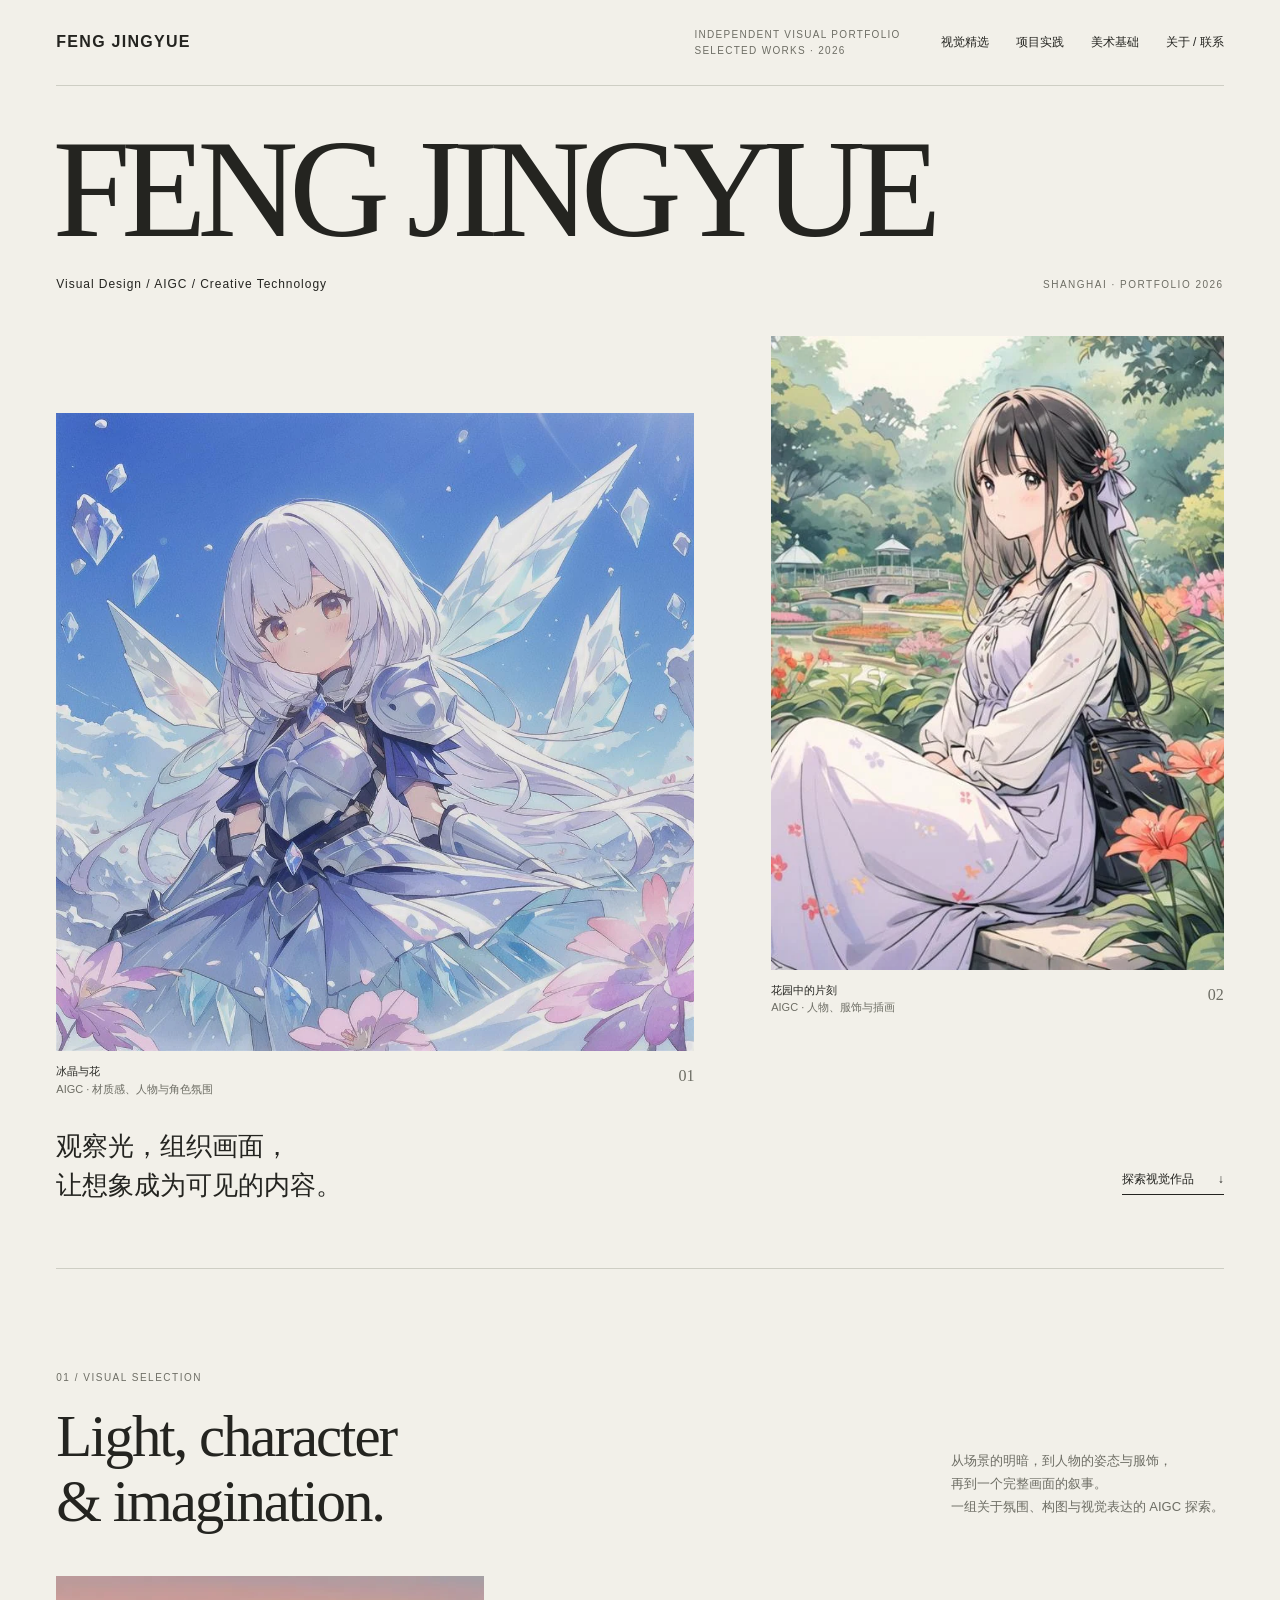
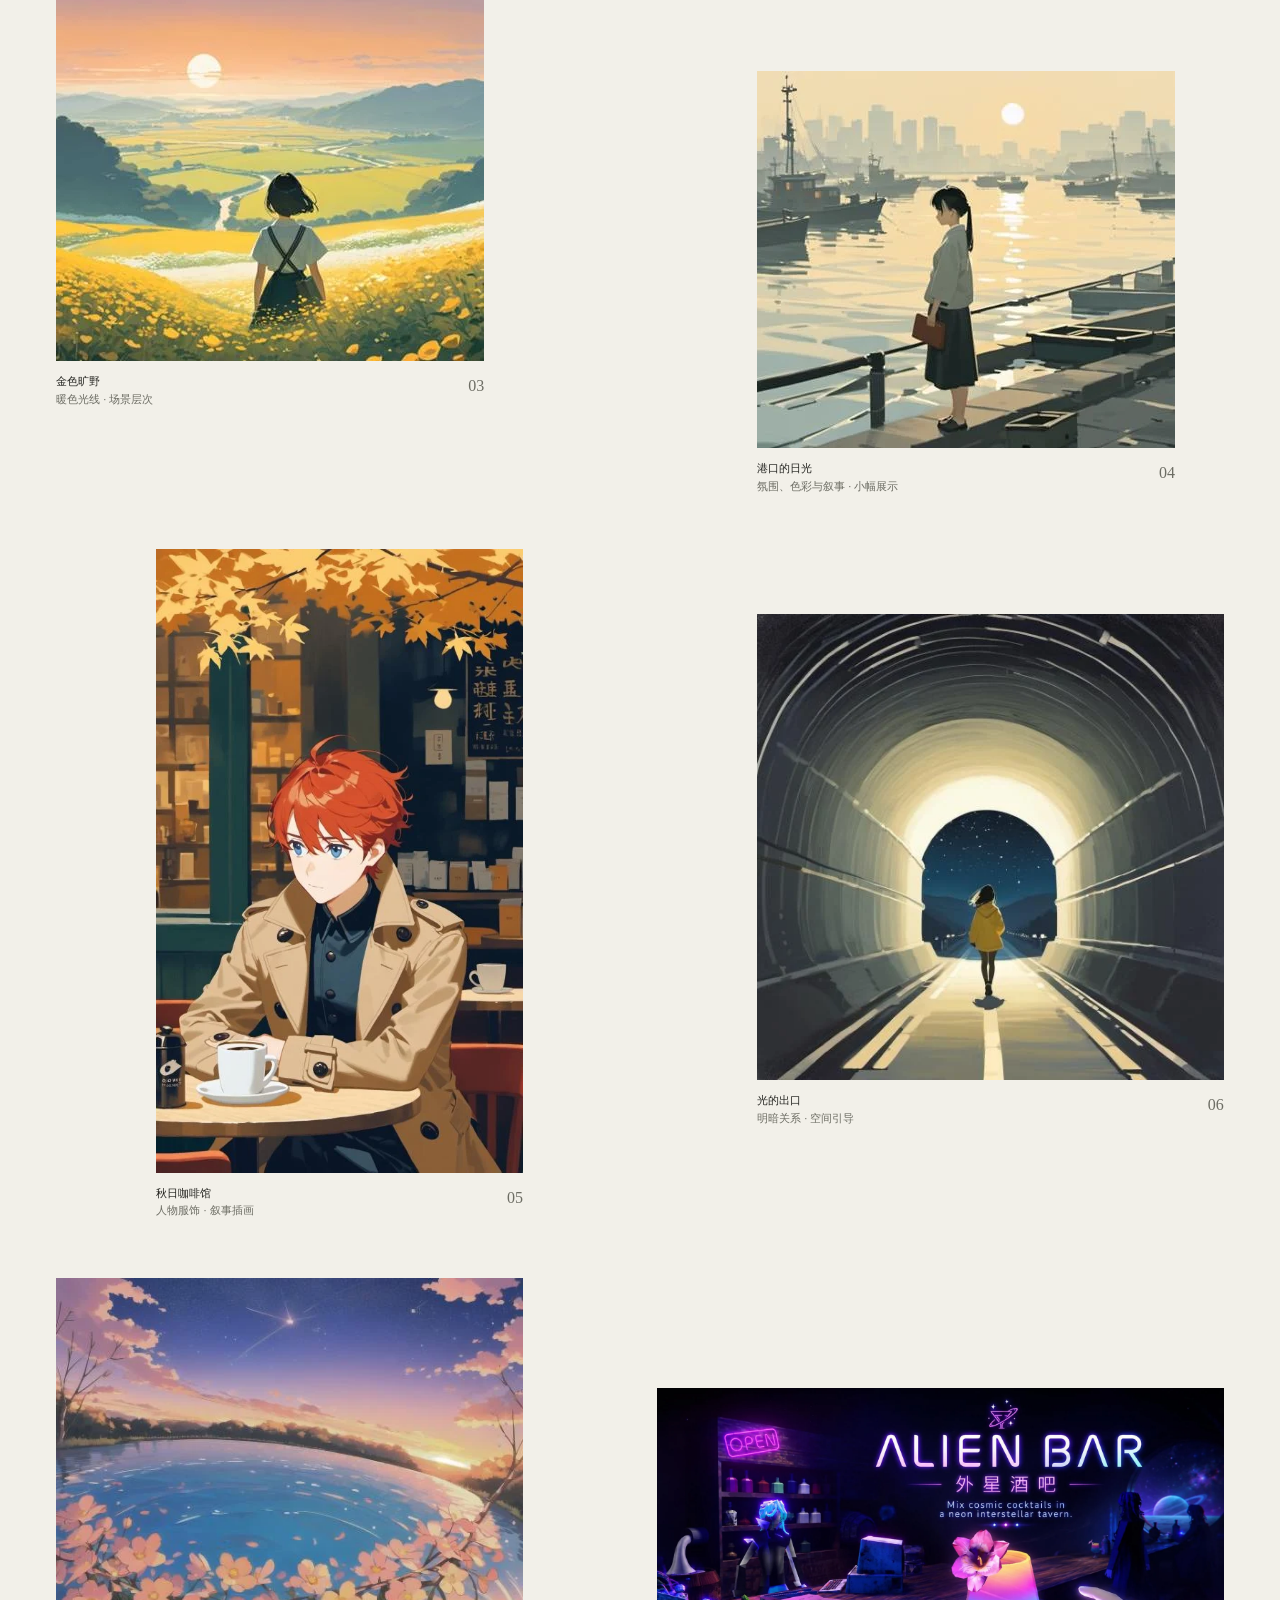
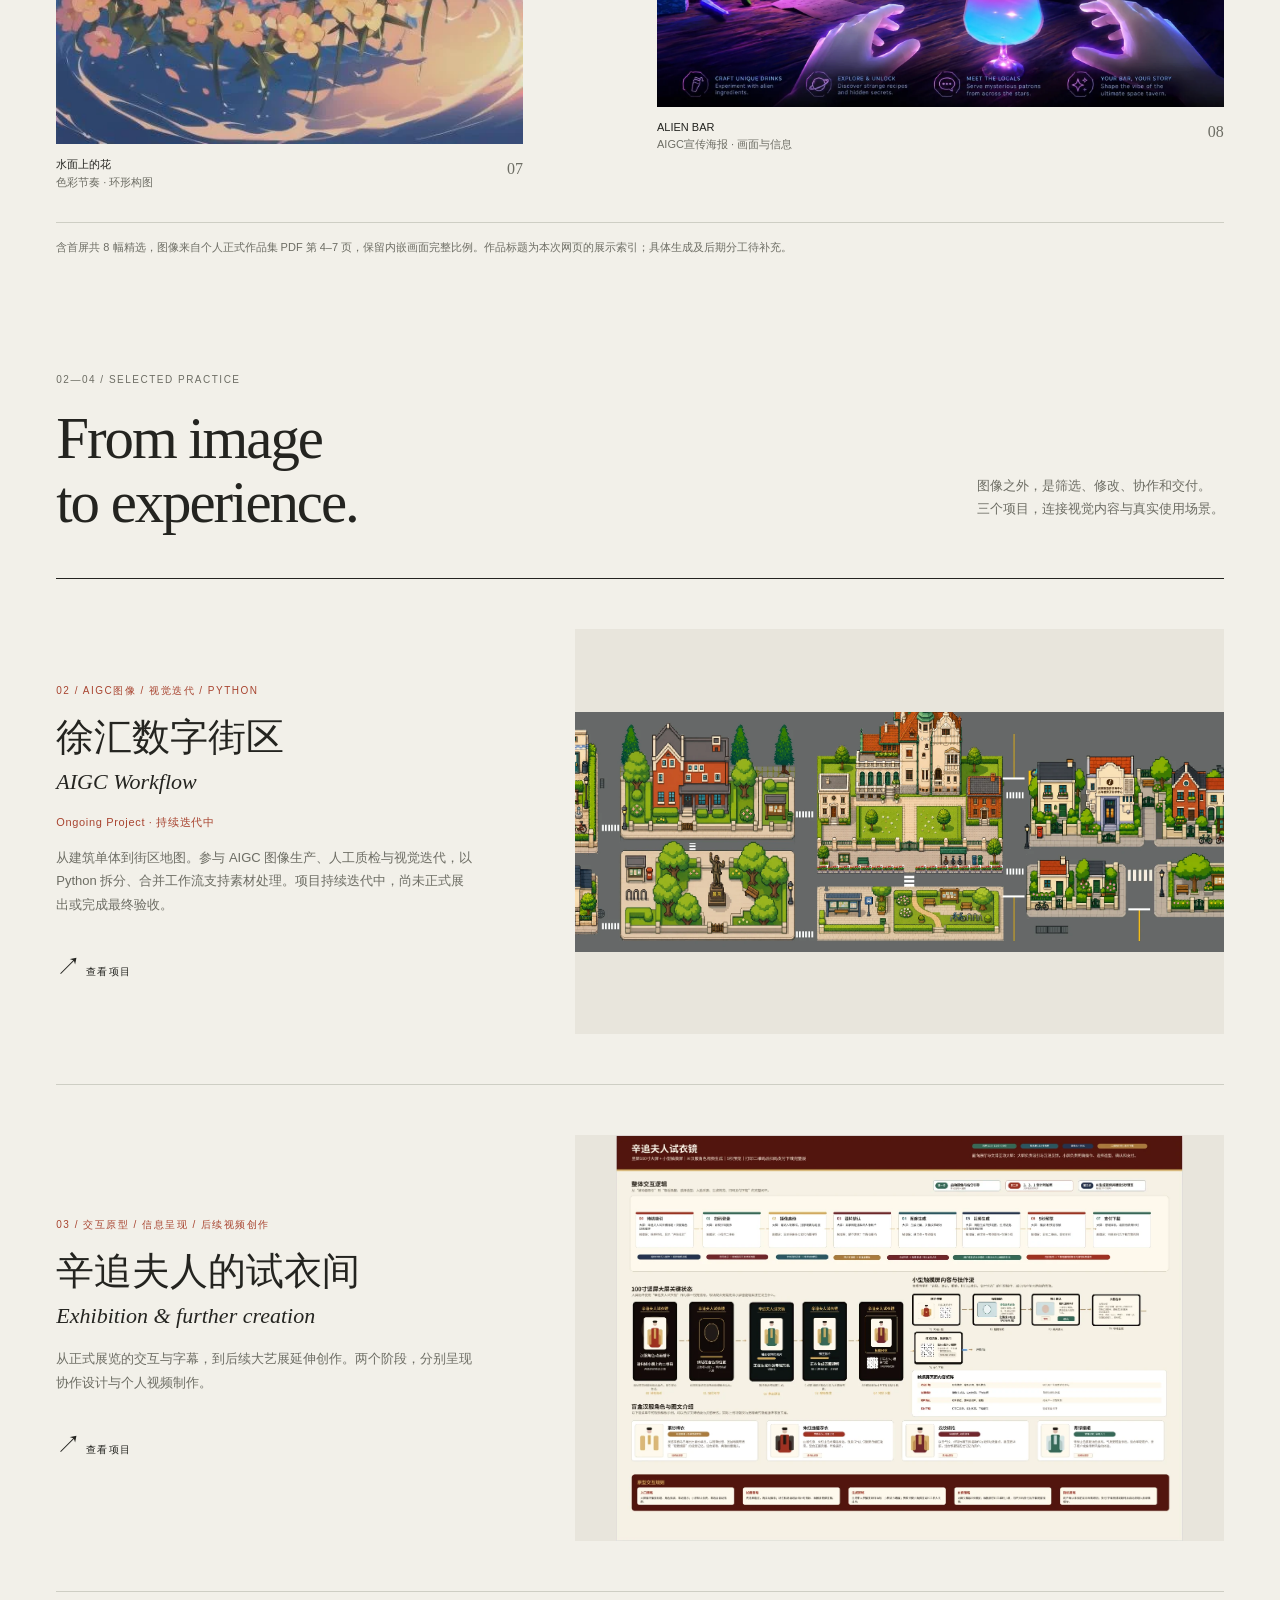
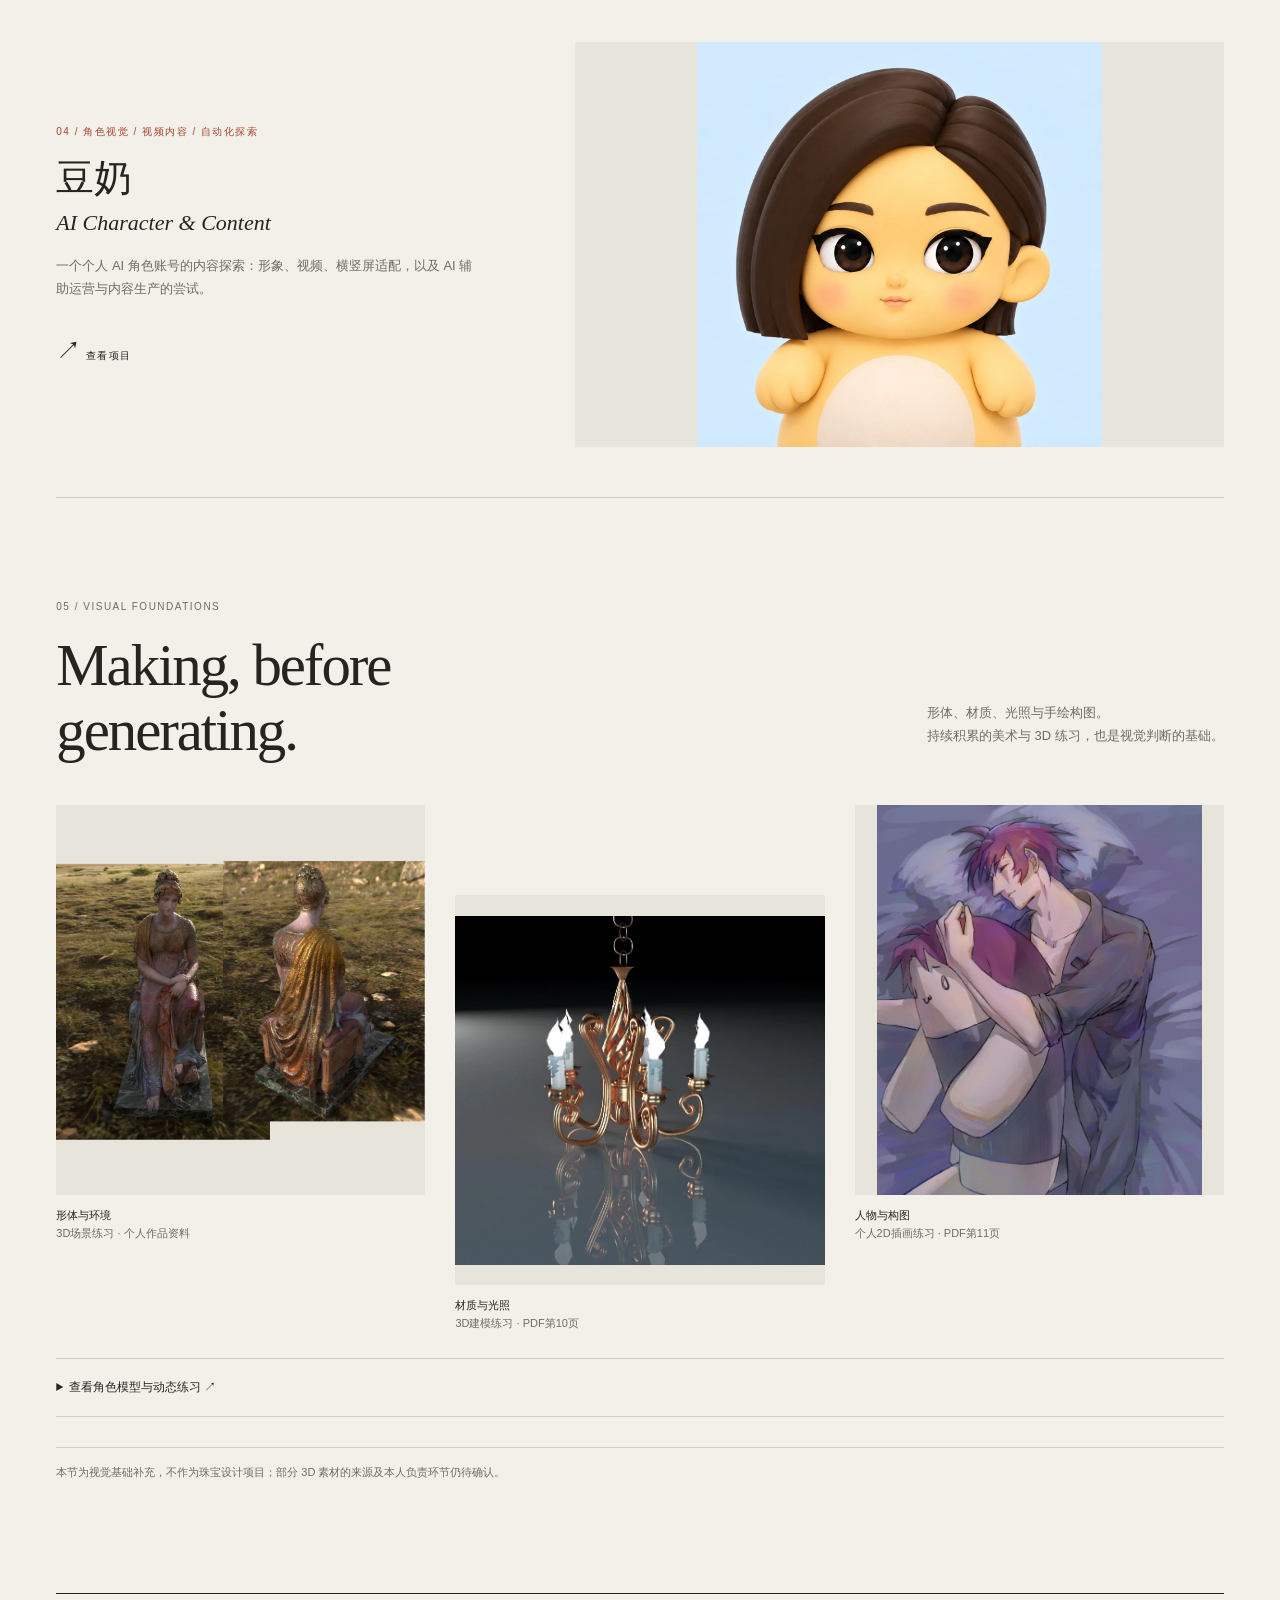
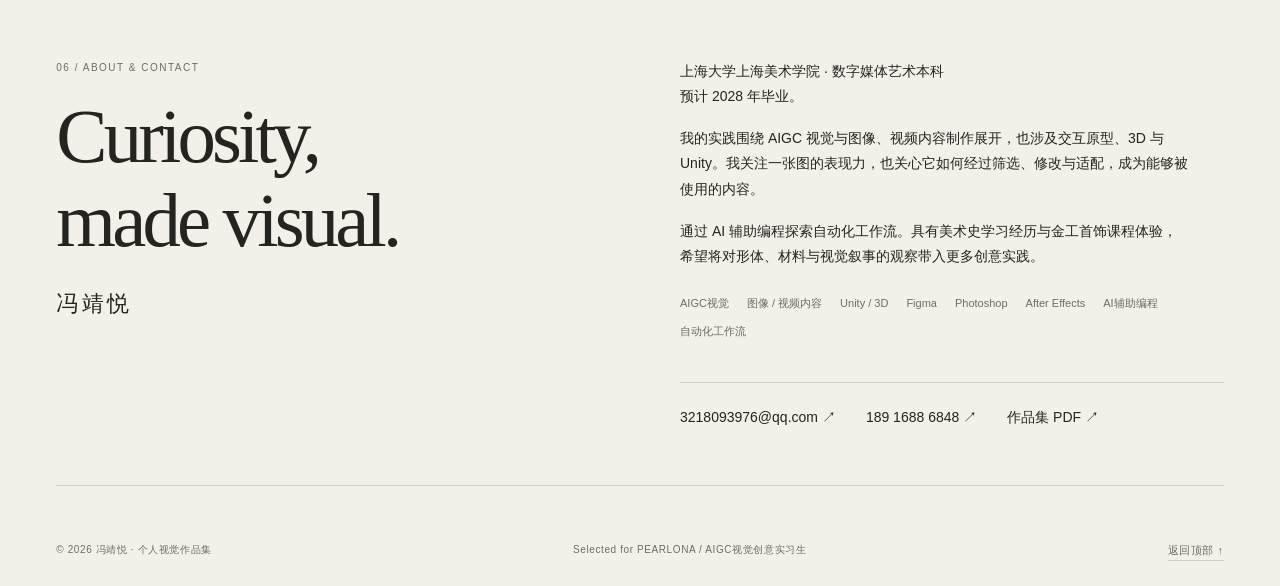
<file: index.html>
<!doctype html><html lang="zh-CN"><head><meta charset="utf-8"><meta name="viewport" content="width=device-width,initial-scale=1"><meta name="color-scheme" content="light"><meta name="description" content="冯靖悦的个人视觉作品集：AIGC视觉、图像与视频创作、交互设计与自动化工作流。为PEARLONA AIGC视觉创意实习生岗位整理。"><title>视觉作品集 — FENG JINGYUE</title><link rel="icon" href="favicon.svg" type="image/svg+xml"><link rel="stylesheet" href="style.css"><script src="script.js" defer></script></head><body id="top" class="v11-home"><div class="wrap"><a class="skip" href="#main">跳至内容</a><header class="site-header"><a class="wordmark" href="index.html" aria-label="FENG JINGYUE 首页">FENG JINGYUE</a><div class="header-right"><span class="edition">Independent visual portfolio<br>Selected works · 2026</span><button class="menu-toggle" aria-expanded="false" aria-controls="navigation">目录 +</button><nav class="main-nav" id="navigation" aria-label="主导航"><a href="#selected">视觉精选</a><a href="#projects">项目实践</a><a href="#foundations">美术基础</a><a href="#about">关于 / 联系</a></nav></div></header><main id="main"><section class="masthead" aria-label="个人作品集"><h1>FENG JINGYUE</h1><div class="line"><p class="subtitle">Visual Design / AIGC / Creative Technology</p><span class="folio">SHANGHAI · PORTFOLIO 2026</span></div><div class="hero-spread"><figure class="work" style="--art-width:1024px"><button class="art-button" data-lightbox="assets/crystal.webp" data-caption="冰晶与花 · AIGC · 材质感、人物与角色氛围" aria-label="放大查看：冰晶与花"><img src="assets/crystal.webp" width="1024" height="1024" alt="冰晶与花" loading="eager" decoding="async" fetchpriority="high"></button><figcaption class="caption"><span><strong>冰晶与花</strong><br>AIGC · 材质感、人物与角色氛围</span><span class="num">01</span></figcaption></figure><figure class="work" style="--art-width:540px"><button class="art-button" data-lightbox="assets/garden.webp" data-caption="花园中的片刻 · AIGC · 人物、服饰与插画" aria-label="放大查看：花园中的片刻"><img src="assets/garden.webp" width="540" height="756" alt="花园中的片刻" loading="eager" decoding="async" fetchpriority="high"></button><figcaption class="caption"><span><strong>花园中的片刻</strong><br>AIGC · 人物、服饰与插画</span><span class="num">02</span></figcaption></figure></div><div class="hero-note"><p>观察光，组织画面，<br>让想象成为可见的内容。</p><a class="text-link" href="#selected">探索视觉作品 <span>↓</span></a></div></section><section class="section" id="selected"><div class="section-heading"><div><span class="section-index">01 / VISUAL SELECTION</span><h2>Light, character<br>&amp; imagination.</h2></div><p class="right">从场景的明暗，到人物的姿态与服饰，<br>再到一个完整画面的叙事。<br>一组关于氛围、构图与视觉表达的 AIGC 探索。</p></div><div class="selected-grid"><figure class="work" style="--art-width:428px"><button class="art-button" data-lightbox="assets/field.webp" data-caption="金色旷野 · 暖色光线 · 场景层次" aria-label="放大查看：金色旷野"><img src="assets/field.webp" width="428" height="385" alt="金色旷野" loading="lazy" decoding="async"></button><figcaption class="caption"><span><strong>金色旷野</strong><br>暖色光线 · 场景层次</span><span class="num">03</span></figcaption></figure><figure class="work" style="--art-width:418px"><button class="art-button" data-lightbox="assets/harbor.webp" data-caption="港口的日光 · 氛围、色彩与叙事 · 小幅展示" aria-label="放大查看：港口的日光"><img src="assets/harbor.webp" width="418" height="377" alt="港口的日光" loading="lazy" decoding="async"></button><figcaption class="caption"><span><strong>港口的日光</strong><br>氛围、色彩与叙事 · 小幅展示</span><span class="num">04</span></figcaption></figure><figure class="work" style="--art-width:512px"><button class="art-button" data-lightbox="assets/cafe.webp" data-caption="秋日咖啡馆 · 人物服饰 · 叙事插画" aria-label="放大查看：秋日咖啡馆"><img src="assets/cafe.webp" width="512" height="872" alt="秋日咖啡馆" loading="lazy" decoding="async"></button><figcaption class="caption"><span><strong>秋日咖啡馆</strong><br>人物服饰 · 叙事插画</span><span class="num">05</span></figcaption></figure><figure class="work" style="--art-width:512px"><button class="art-button" data-lightbox="assets/tunnel.webp" data-caption="光的出口 · 明暗关系 · 空间引导" aria-label="放大查看：光的出口"><img src="assets/tunnel.webp" width="512" height="512" alt="光的出口" loading="lazy" decoding="async"></button><figcaption class="caption"><span><strong>光的出口</strong><br>明暗关系 · 空间引导</span><span class="num">06</span></figcaption></figure><figure class="work" style="--art-width:512px"><button class="art-button" data-lightbox="assets/flowers.webp" data-caption="水面上的花 · 色彩节奏 · 环形构图" aria-label="放大查看：水面上的花"><img src="assets/flowers.webp" width="512" height="512" alt="水面上的花" loading="lazy" decoding="async"></button><figcaption class="caption"><span><strong>水面上的花</strong><br>色彩节奏 · 环形构图</span><span class="num">07</span></figcaption></figure><figure class="work" style="--art-width:1600px"><button class="art-button" data-lightbox="assets/alien-poster.webp" data-caption="ALIEN BAR · AIGC宣传海报 · 画面与信息" aria-label="放大查看：ALIEN BAR"><img src="assets/alien-poster.webp" width="1600" height="900" alt="ALIEN BAR" loading="lazy" decoding="async"></button><figcaption class="caption"><span><strong>ALIEN BAR</strong><br>AIGC宣传海报 · 画面与信息</span><span class="num">08</span></figcaption></figure></div><p class="work-note">含首屏共 8 幅精选，图像来自个人正式作品集 PDF 第 4–7 页，保留内嵌画面完整比例。作品标题为本次网页的展示索引；具体生成及后期分工待补充。</p></section><section class="section" id="projects"><div class="section-heading"><div><span class="section-index">02—04 / SELECTED PRACTICE</span><h2>From image<br>to experience.</h2></div><p class="right">图像之外，是筛选、修改、协作和交付。<br>三个项目，连接视觉内容与真实使用场景。</p></div><div class="project-list"><a class="project-link reveal" href="xuhui.html"><div><span class="eyebrow">02 / AIGC图像 / 视觉迭代 / Python</span><h3>徐汇数字街区<span class="en">AIGC Workflow</span></h3><p class="ongoing-label">Ongoing Project · 持续迭代中</p><p>从建筑单体到街区地图。参与 AIGC 图像生产、人工质检与视觉迭代，以 Python 拆分、合并工作流支持素材处理。项目持续迭代中，尚未正式展出或完成最终验收。</p><span class="arrow" aria-hidden="true">↗</span><span class="label"> 查看项目</span></div><div class="project-cover"><img src="assets/xuhui-center.webp" width="1900" height="704" alt="徐汇数字街区项目预览" loading="lazy" decoding="async"></div></a><a class="project-link reveal" href="xinzhui.html"><div><span class="eyebrow">03 / 交互原型 / 信息呈现 / 后续视频创作</span><h3>辛追夫人的试衣间<span class="en">Exhibition &amp; further creation</span></h3><p>从正式展览的交互与字幕，到后续大艺展延伸创作。两个阶段，分别呈现协作设计与个人视频制作。</p><span class="arrow" aria-hidden="true">↗</span><span class="label"> 查看项目</span></div><div class="project-cover"><img src="assets/xinzhui-prototype.webp" width="1409" height="1007" alt="辛追夫人的试衣间项目预览" loading="lazy" decoding="async"></div></a><a class="project-link reveal" href="dounai.html"><div><span class="eyebrow">04 / 角色视觉 / 视频内容 / 自动化探索</span><h3>豆奶<span class="en">AI Character &amp; Content</span></h3><p>一个个人 AI 角色账号的内容探索：形象、视频、横竖屏适配，以及 AI 辅助运营与内容生产的尝试。</p><span class="arrow" aria-hidden="true">↗</span><span class="label"> 查看项目</span></div><div class="project-cover"><img src="assets/dounai-avatar.webp" width="1254" height="1254" alt="豆奶项目预览" loading="lazy" decoding="async"></div></a></div></section><section class="section" id="foundations"><div class="section-heading"><div><span class="section-index">05 / VISUAL FOUNDATIONS</span><h2>Making, before<br>generating.</h2></div><p class="right">形体、材质、光照与手绘构图。<br>持续积累的美术与 3D 练习，也是视觉判断的基础。</p></div><div class="foundation-grid"><div class="foundation"><figure class="work" style="--art-width:1090px"><button class="art-button" data-lightbox="assets/sculpture.webp" data-caption="形体与环境 · 3D场景练习 · 个人作品资料" aria-label="放大查看：形体与环境"><img src="assets/sculpture.webp" width="1090" height="823" alt="形体与环境" loading="lazy" decoding="async"></button><figcaption class="caption"><span><strong>形体与环境</strong><br>3D场景练习 · 个人作品资料</span><span class="num"></span></figcaption></figure></div><div class="foundation"><figure class="work" style="--art-width:799px"><button class="art-button" data-lightbox="assets/material-study.webp" data-caption="材质与光照 · 3D建模练习 · PDF第10页" aria-label="放大查看：材质与光照"><img src="assets/material-study.webp" width="799" height="754" alt="材质与光照" loading="lazy" decoding="async"></button><figcaption class="caption"><span><strong>材质与光照</strong><br>3D建模练习 · PDF第10页</span><span class="num"></span></figcaption></figure></div><div class="foundation"><figure class="work" style="--art-width:789px"><button class="art-button" data-lightbox="assets/drawing.webp" data-caption="人物与构图 · 个人2D插画练习 · PDF第11页" aria-label="放大查看：人物与构图"><img src="assets/drawing.webp" width="789" height="947" alt="人物与构图" loading="lazy" decoding="async"></button><figcaption class="caption"><span><strong>人物与构图</strong><br>个人2D插画练习 · PDF第11页</span><span class="num"></span></figcaption></figure></div></div><details class="detail-disclosure"><summary>查看角色模型与动态练习 ↗</summary><div class="inside columns"><div><figure class="work" style="--art-width:1573px"><button class="art-button" data-lightbox="assets/character-model.webp" data-caption="角色模型多视角 · 3D角色练习 · 原始素材“其他/05.png”" aria-label="放大查看：角色模型多视角"><img src="assets/character-model.webp" width="1573" height="779" alt="角色模型多视角" loading="lazy" decoding="async"></button><figcaption class="caption"><span><strong>角色模型多视角</strong><br>3D角色练习 · 原始素材“其他/05.png”</span><span class="num"></span></figcaption></figure></div><div style="max-width:350px"><figure><div class="player portrait"><video preload="none" playsinline poster="assets/character-motion-poster.webp" data-src="assets/character-motion.mp4" aria-label="角色动态展示"></video><button class="play-button" aria-label="播放：角色动态展示"><span class="play-circle">▷ <span>播放作品</span></span></button><p class="video-error" hidden>视频暂时无法播放。<a href="assets/character-motion.mp4" target="_blank" rel="noopener">打开视频文件 ↗</a></p></div><figcaption class="video-caption"><strong>角色动态展示</strong>个人作品资料中的动态片段；具体建模、绑定与动画分工待确认。</figcaption></figure></div></div></details><p class="work-note">本节为视觉基础补充，不作为珠宝设计项目；部分 3D 素材的来源及本人负责环节仍待确认。</p></section><section class="about" id="about"><div><span class="section-index">06 / ABOUT &amp; CONTACT</span><h2>Curiosity,<br>made visual.</h2><p class="name-cn">冯靖悦</p></div><div class="about-copy"><p>上海大学上海美术学院 · 数字媒体艺术本科<br>预计 2028 年毕业。</p><p>我的实践围绕 AIGC 视觉与图像、视频内容制作展开，也涉及交互原型、3D 与 Unity。我关注一张图的表现力，也关心它如何经过筛选、修改与适配，成为能够被使用的内容。</p><p>通过 AI 辅助编程探索自动化工作流。具有美术史学习经历与金工首饰课程体验，希望将对形体、材料与视觉叙事的观察带入更多创意实践。</p><div class="skills" aria-label="技能方向"><span>AIGC视觉</span><span>图像 / 视频内容</span><span>Unity / 3D</span><span>Figma</span><span>Photoshop</span><span>After Effects</span><span>AI辅助编程</span><span>自动化工作流</span></div><div class="contact-links"><a href="mailto:3218093976@qq.com">3218093976@qq.com ↗</a><a href="tel:+8618916886848">189 1688 6848 ↗</a><a href="assets/feng-jingyue-portfolio.pdf" target="_blank" rel="noopener">作品集 PDF ↗</a></div></div></section></main><footer class="site-footer"><span>© 2026 冯靖悦 · 个人视觉作品集</span><span>Selected for PEARLONA / AIGC视觉创意实习生</span><a class="back-top" href="#top">返回顶部 ↑</a></footer></div><dialog class="lightbox" aria-label="作品大图"><button class="lightbox-close" aria-label="关闭大图">关闭 ×</button><div class="lightbox-content"><img alt=""></div><p class="lightbox-caption"></p></dialog></body></html>
</file>
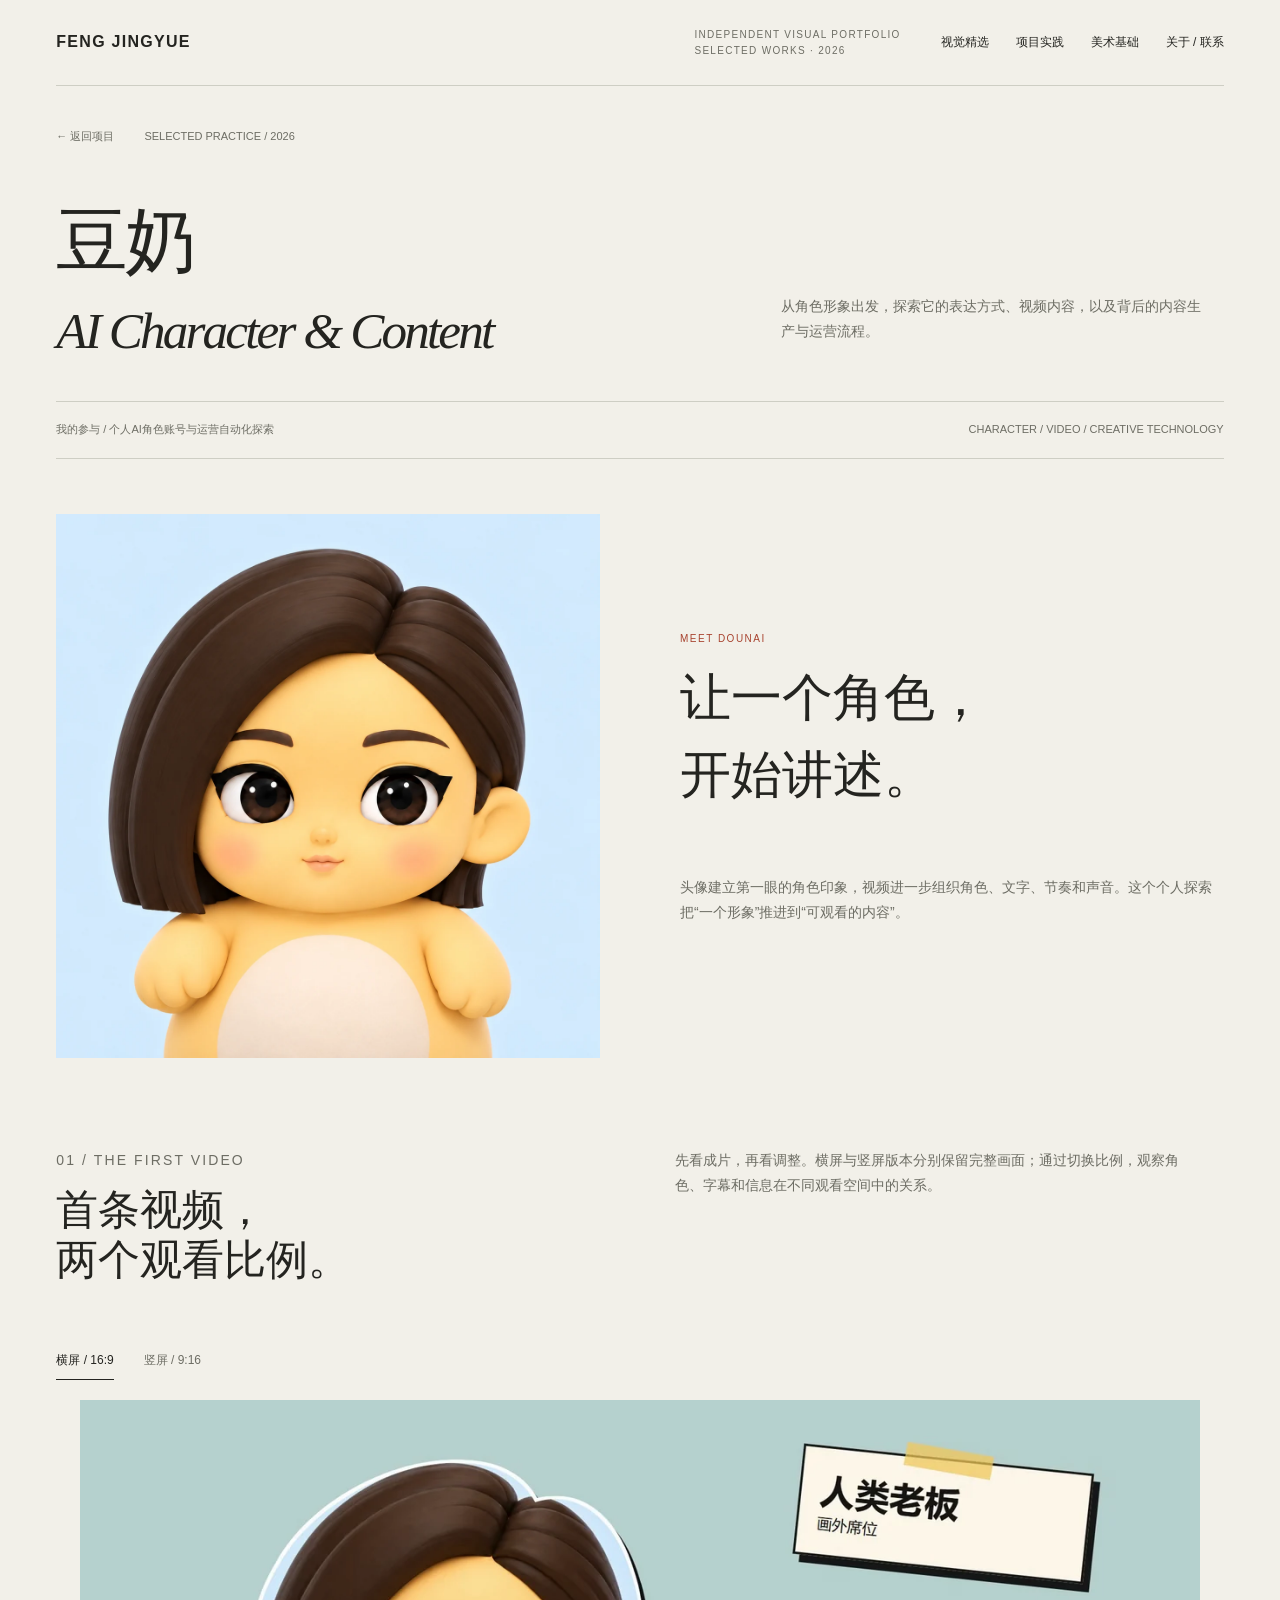
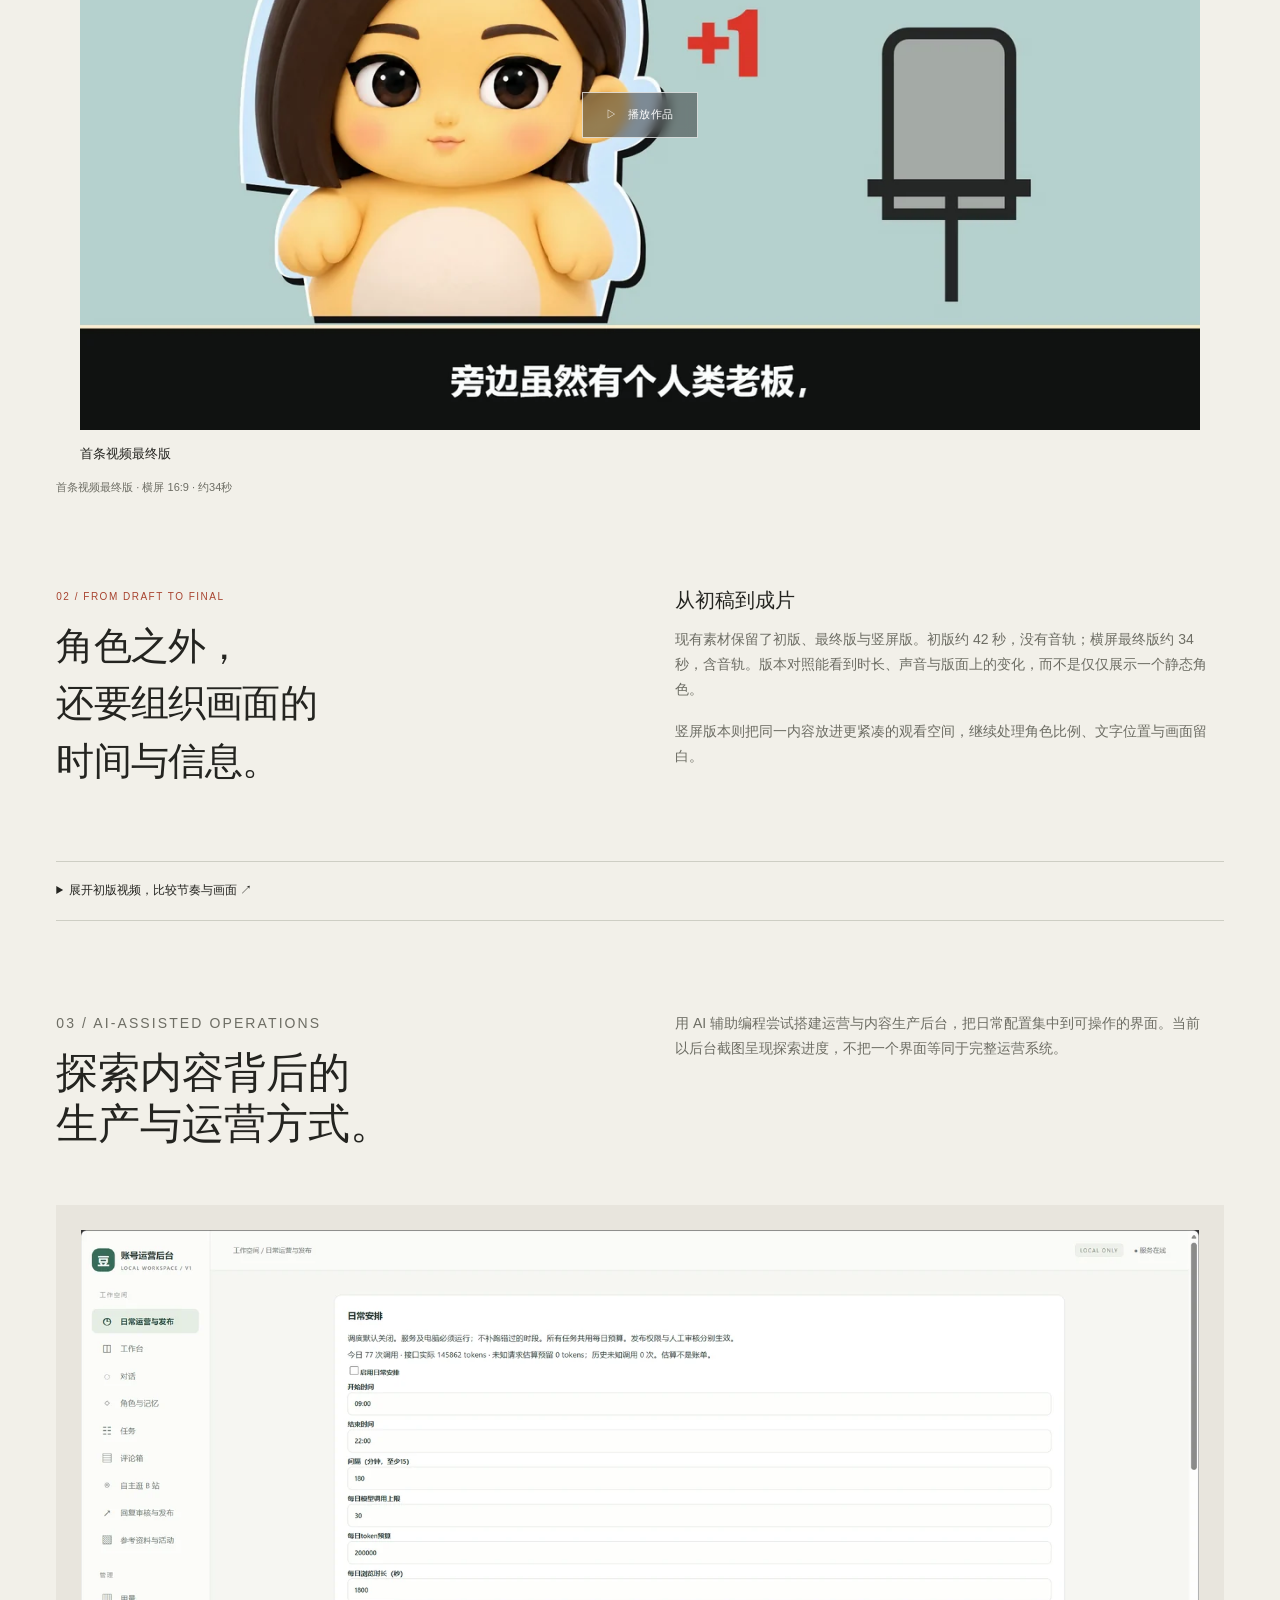
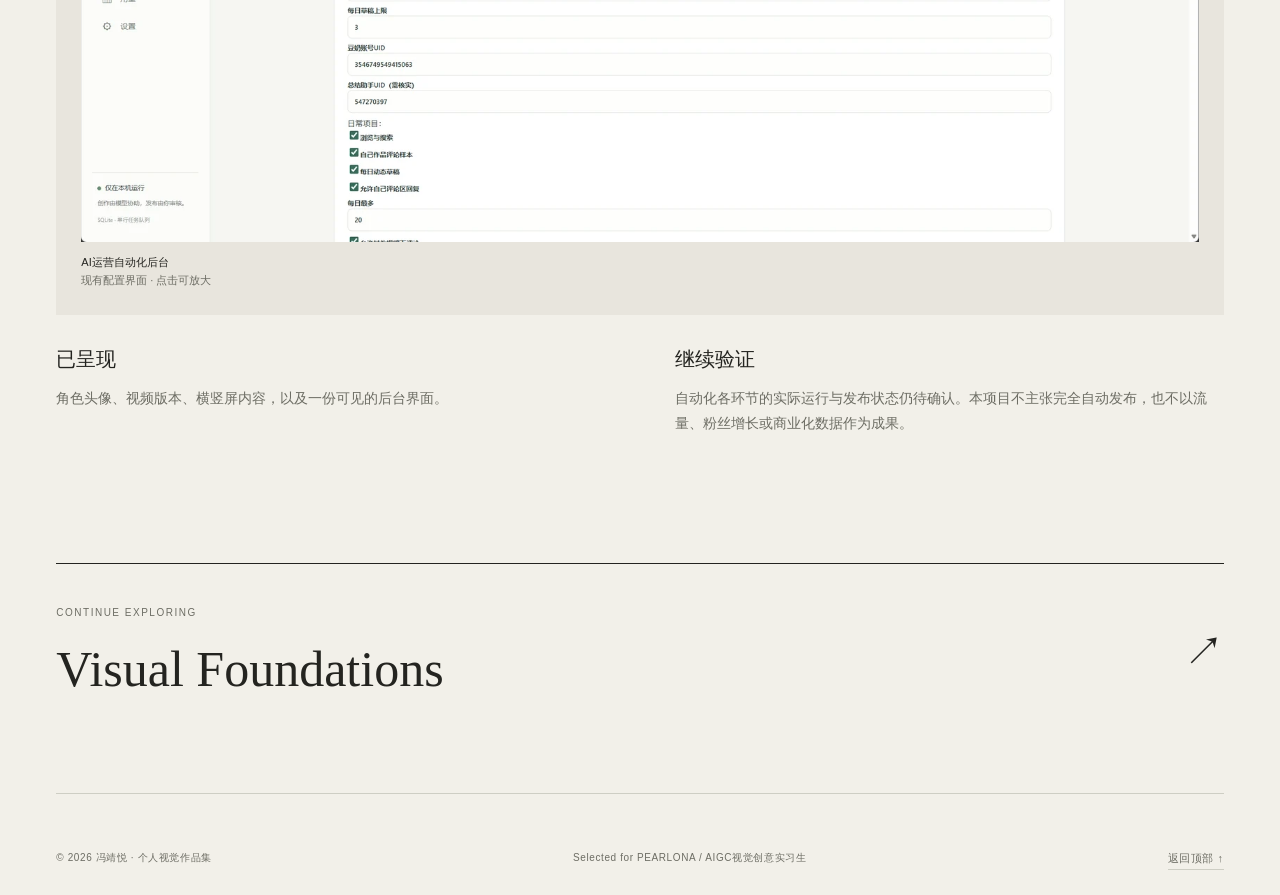
<file: dounai.html>
<!doctype html><html lang="zh-CN"><head><meta charset="utf-8"><meta name="viewport" content="width=device-width,initial-scale=1"><meta name="color-scheme" content="light"><meta name="description" content="冯靖悦的个人视觉作品集：AIGC视觉、图像与视频创作、交互设计与自动化工作流。为PEARLONA AIGC视觉创意实习生岗位整理。"><title>豆奶 — FENG JINGYUE</title><link rel="icon" href="favicon.svg" type="image/svg+xml"><link rel="stylesheet" href="style.css"><script src="script.js" defer></script></head><body id="top"><div class="wrap"><a class="skip" href="#main">跳至内容</a><header class="site-header"><a class="wordmark" href="index.html" aria-label="FENG JINGYUE 首页">FENG JINGYUE</a><div class="header-right"><span class="edition">Independent visual portfolio<br>Selected works · 2026</span><button class="menu-toggle" aria-expanded="false" aria-controls="navigation">目录 +</button><nav class="main-nav" id="navigation" aria-label="主导航"><a href="index.html#selected">视觉精选</a><a href="index.html#projects">项目实践</a><a href="index.html#foundations">美术基础</a><a href="index.html#about">关于 / 联系</a></nav></div></header><main id="main"><div class="case-top"><a class="breadcrumb" href="index.html#projects"><span>← 返回项目</span><span>SELECTED PRACTICE / 2026</span></a><div class="case-title"><h1>豆奶<span class="en">AI Character &amp; Content</span></h1><p>从角色形象出发，探索它的表达方式、视频内容，以及背后的内容生产与运营流程。</p></div><div class="role-line"><span>我的参与 / 个人AI角色账号与运营自动化探索</span><span>CHARACTER / VIDEO / CREATIVE TECHNOLOGY</span></div></div><section class="character-hero"><div><img src="assets/dounai-avatar.webp" width="1254" height="1254" alt="豆奶头像：棕色短发、黄色服饰的卡通女孩" loading="eager" decoding="async" fetchpriority="high"></div><div><p class="eyebrow">MEET DOUNAI</p><p class="quote">让一个角色，<br>开始讲述。</p><p class="small-copy">头像建立第一眼的角色印象，视频进一步组织角色、文字、节奏和声音。这个个人探索把“一个形象”推进到“可观看的内容”。</p></div></section><section class="case-block"><div class="case-intro"><div><p class="eyebrow">01 / THE FIRST VIDEO</p><h2>首条视频，<br>两个观看比例。</h2></div><p>先看成片，再看调整。横屏与竖屏版本分别保留完整画面；通过切换比例，观察角色、字幕和信息在不同观看空间中的关系。</p></div><div class="switcher" role="group" aria-label="视频观看比例"><button data-format-switch="landscape" aria-pressed="true" data-src="assets/dounai-final.mp4" data-poster="assets/dounai-final-poster.webp" data-caption="首条视频最终版 · 横屏 16:9 · 约34秒">横屏 / 16:9</button><button data-format-switch="portrait" aria-pressed="false" data-src="assets/dounai-vertical.mp4" data-poster="assets/dounai-vertical-poster.webp" data-caption="首条视频竖屏版 · 9:16 · 约34秒">竖屏 / 9:16</button></div><div class="format-video" data-format="landscape"><figure><div class="player landscape"><video preload="none" playsinline poster="assets/dounai-final-poster.webp" data-src="assets/dounai-final.mp4" aria-label="首条视频最终版"></video><button class="play-button" aria-label="播放：首条视频最终版"><span class="play-circle">▷ <span>播放作品</span></span></button><p class="video-error" hidden>视频暂时无法播放。<a href="assets/dounai-final.mp4" target="_blank" rel="noopener">打开视频文件 ↗</a></p></div><figcaption class="video-caption"><strong>首条视频最终版</strong></figcaption></figure></div><p class="media-caption" id="format-caption" aria-live="polite">首条视频最终版 · 横屏 16:9 · 约34秒</p></section><section class="case-block"><div class="columns"><div><p class="eyebrow">02 / FROM DRAFT TO FINAL</p><p class="editorial-text">角色之外，<br>还要组织画面的<br>时间与信息。</p></div><div><h3>从初稿到成片</h3><p class="small-copy">现有素材保留了初版、最终版与竖屏版。初版约 42 秒，没有音轨；横屏最终版约 34 秒，含音轨。版本对照能看到时长、声音与版面上的变化，而不是仅仅展示一个静态角色。</p><p class="small-copy">竖屏版本则把同一内容放进更紧凑的观看空间，继续处理角色比例、文字位置与画面留白。</p></div></div><details class="detail-disclosure"><summary>展开初版视频，比较节奏与画面 ↗</summary><div class="inside"><figure><div class="player landscape"><video preload="none" playsinline poster="assets/dounai-draft-poster.webp" data-src="assets/dounai-draft.mp4" aria-label="首条视频初版"></video><button class="play-button" aria-label="播放：首条视频初版"><span class="play-circle">▷ <span>播放作品</span></span></button><p class="video-error" hidden>视频暂时无法播放。<a href="assets/dounai-draft.mp4" target="_blank" rel="noopener">打开视频文件 ↗</a></p></div><figcaption class="video-caption"><strong>首条视频初版</strong>过程素材 · 约42秒 · 无音轨。最终版请见上方。</figcaption></figure></div></details></section><section class="case-block"><div class="case-intro"><div><p class="eyebrow">03 / AI-ASSISTED OPERATIONS</p><h2>探索内容背后的<br>生产与运营方式。</h2></div><p>用 AI 辅助编程尝试搭建运营与内容生产后台，把日常配置集中到可操作的界面。当前以后台截图呈现探索进度，不把一个界面等同于完整运营系统。</p></div><figure class="workbench"><figure class="work"><button class="art-button" data-lightbox="assets/dounai-workbench.webp" data-caption="AI运营自动化后台 · 现有配置界面 · 点击可放大" aria-label="放大查看：AI运营自动化后台"><img src="assets/dounai-workbench.webp" width="1600" height="877" alt="AI运营自动化后台" loading="lazy" decoding="async"></button><figcaption class="caption"><span><strong>AI运营自动化后台</strong><br>现有配置界面 · 点击可放大</span><span class="num"></span></figcaption></figure></figure><div class="columns" style="margin-top:32px"><div><h3>已呈现</h3><p class="small-copy">角色头像、视频版本、横竖屏内容，以及一份可见的后台界面。</p></div><div><h3>继续验证</h3><p class="small-copy">自动化各环节的实际运行与发布状态仍待确认。本项目不主张完全自动发布，也不以流量、粉丝增长或商业化数据作为成果。</p></div></div></section><a class="next-project" href="index.html#foundations"><div><span class="section-index">CONTINUE EXPLORING</span><span class="title">Visual Foundations</span></div><span class="arrow">↗</span></a></main><footer class="site-footer"><span>© 2026 冯靖悦 · 个人视觉作品集</span><span>Selected for PEARLONA / AIGC视觉创意实习生</span><a class="back-top" href="#top">返回顶部 ↑</a></footer></div><dialog class="lightbox" aria-label="作品大图"><button class="lightbox-close" aria-label="关闭大图">关闭 ×</button><div class="lightbox-content"><img alt=""></div><p class="lightbox-caption"></p></dialog></body></html>
</file>
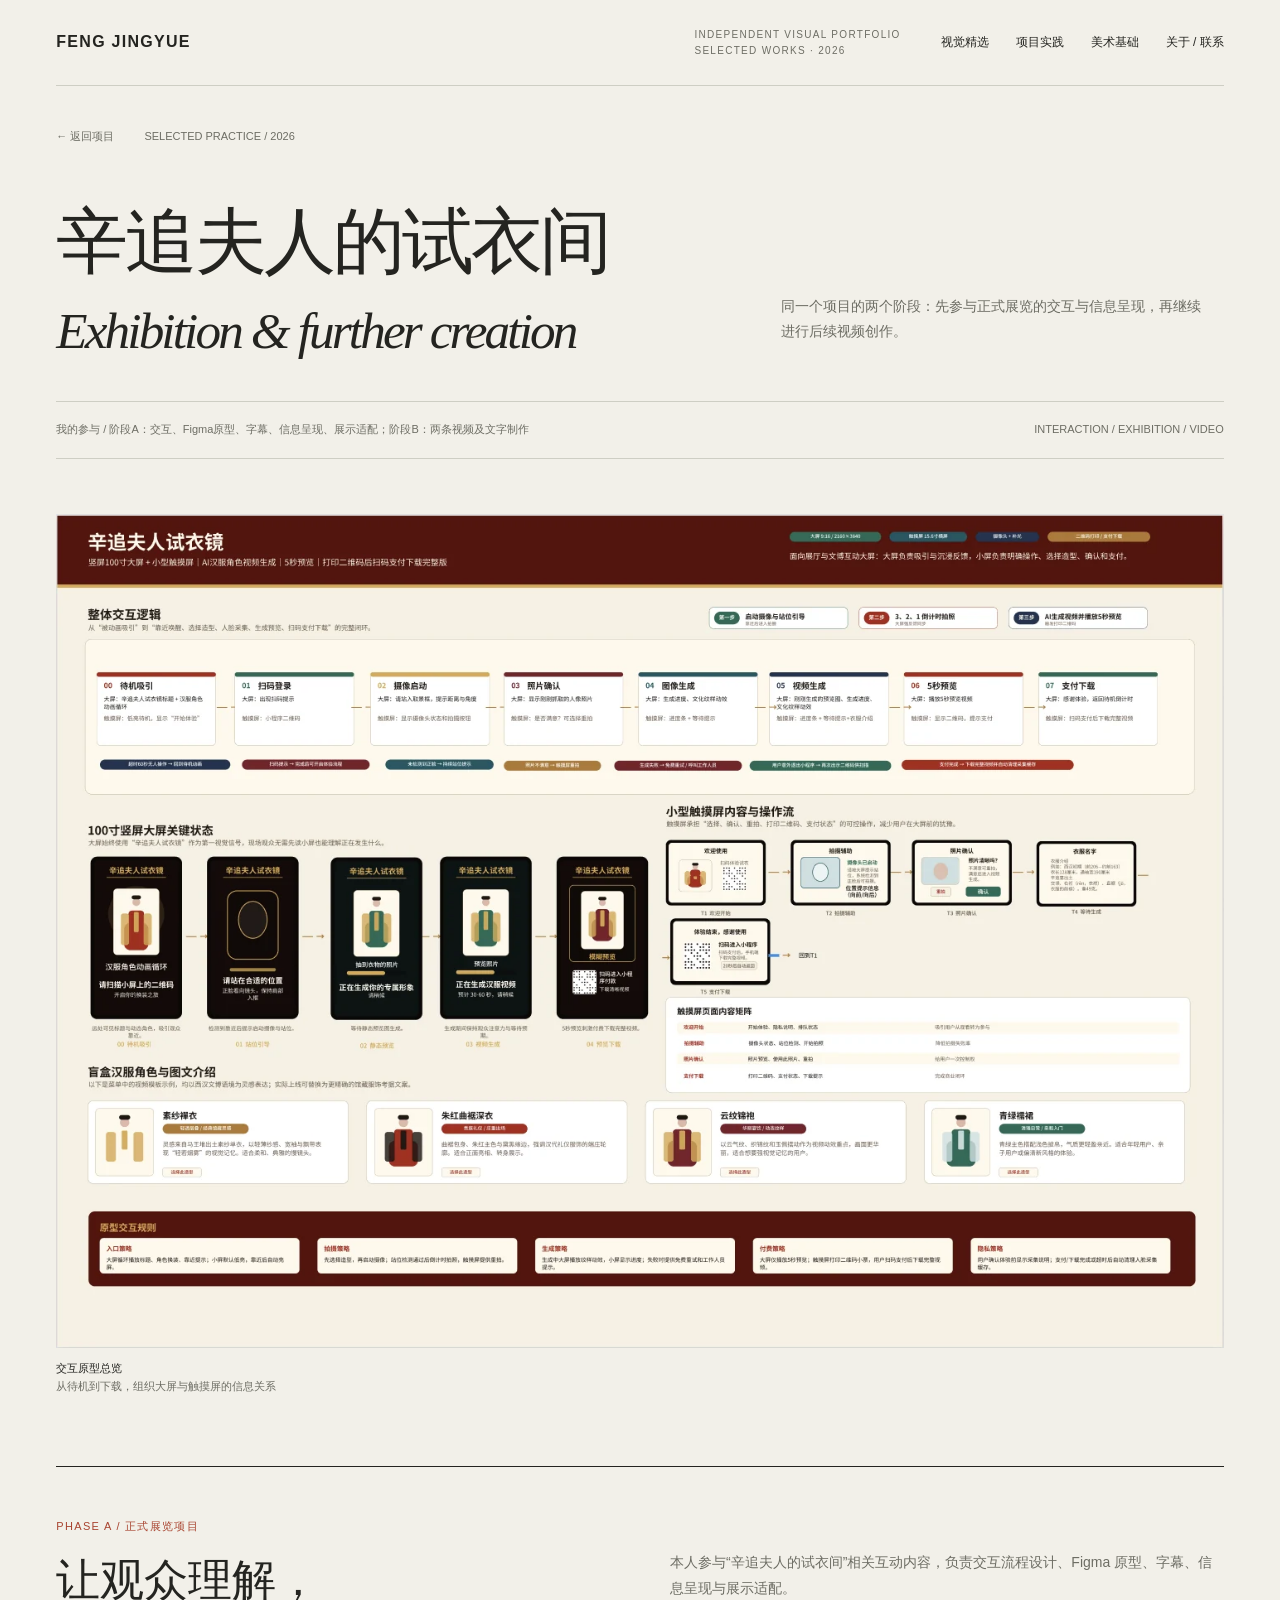
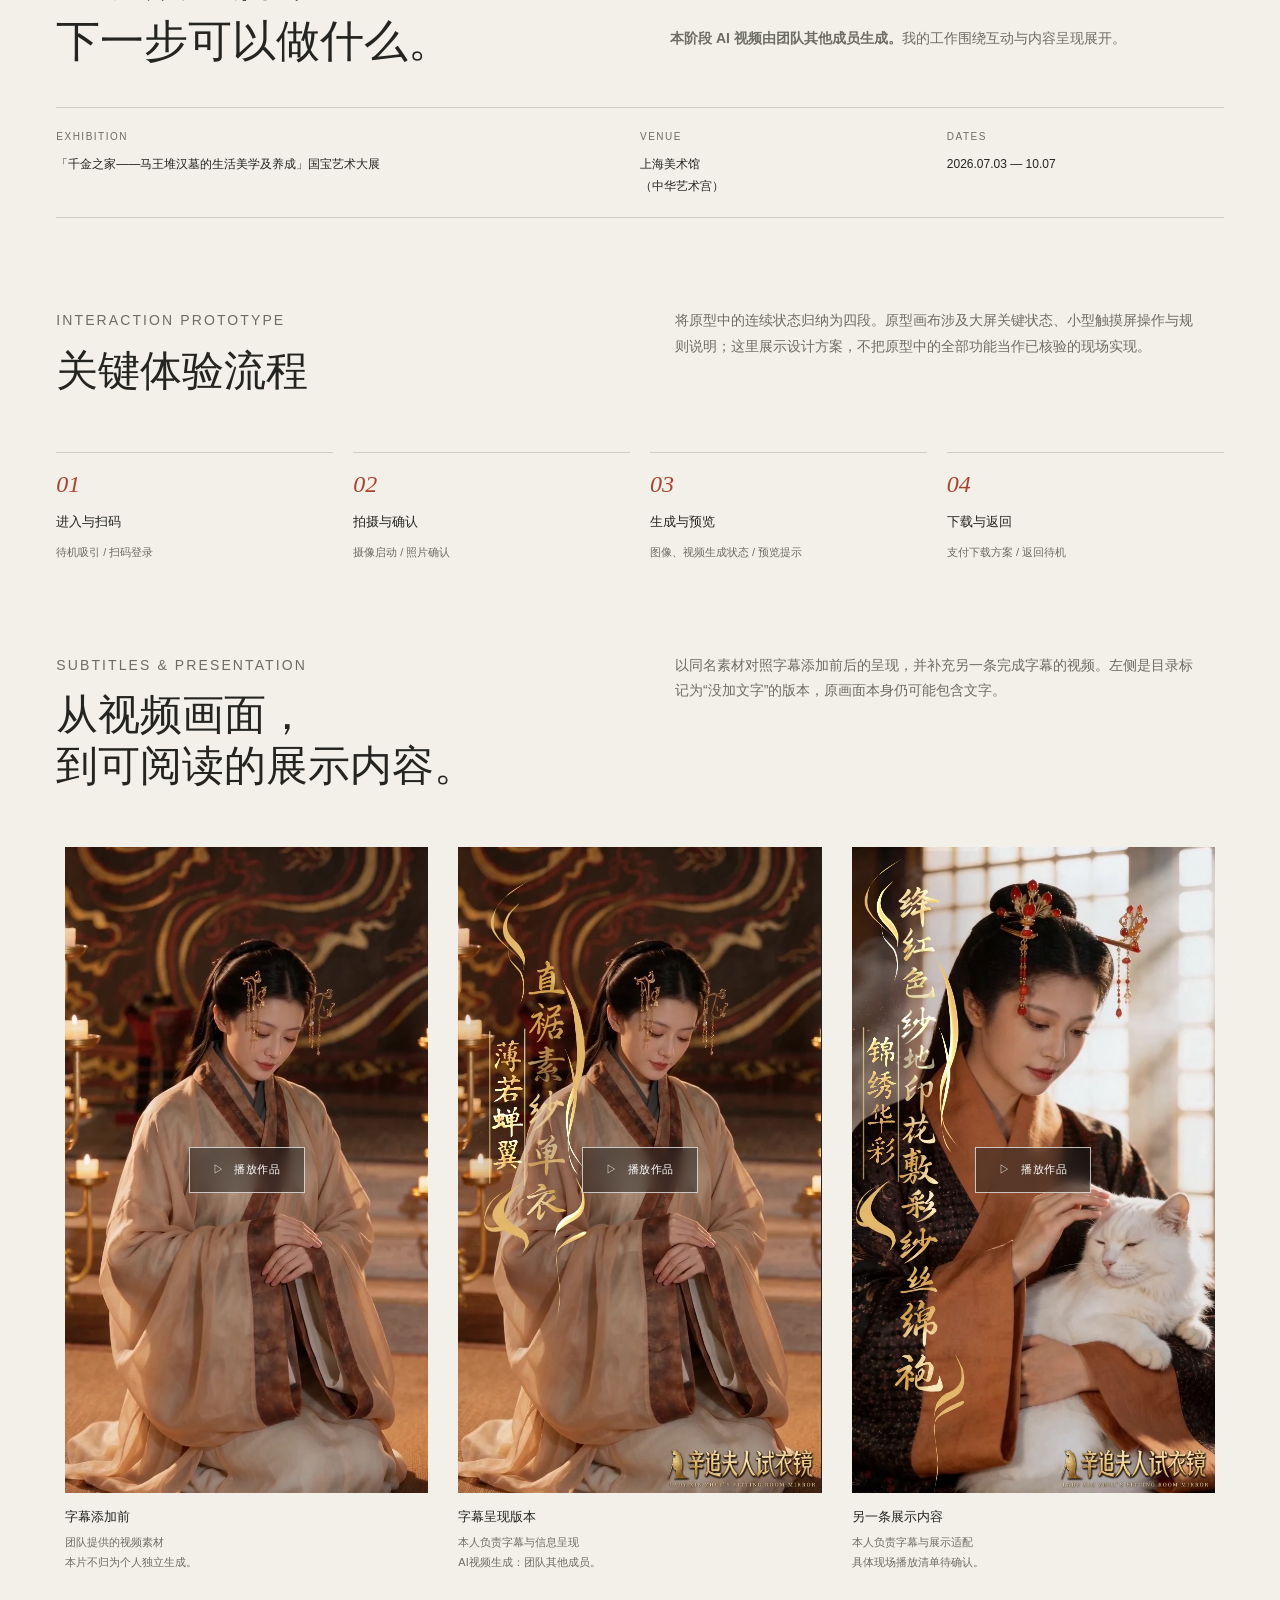
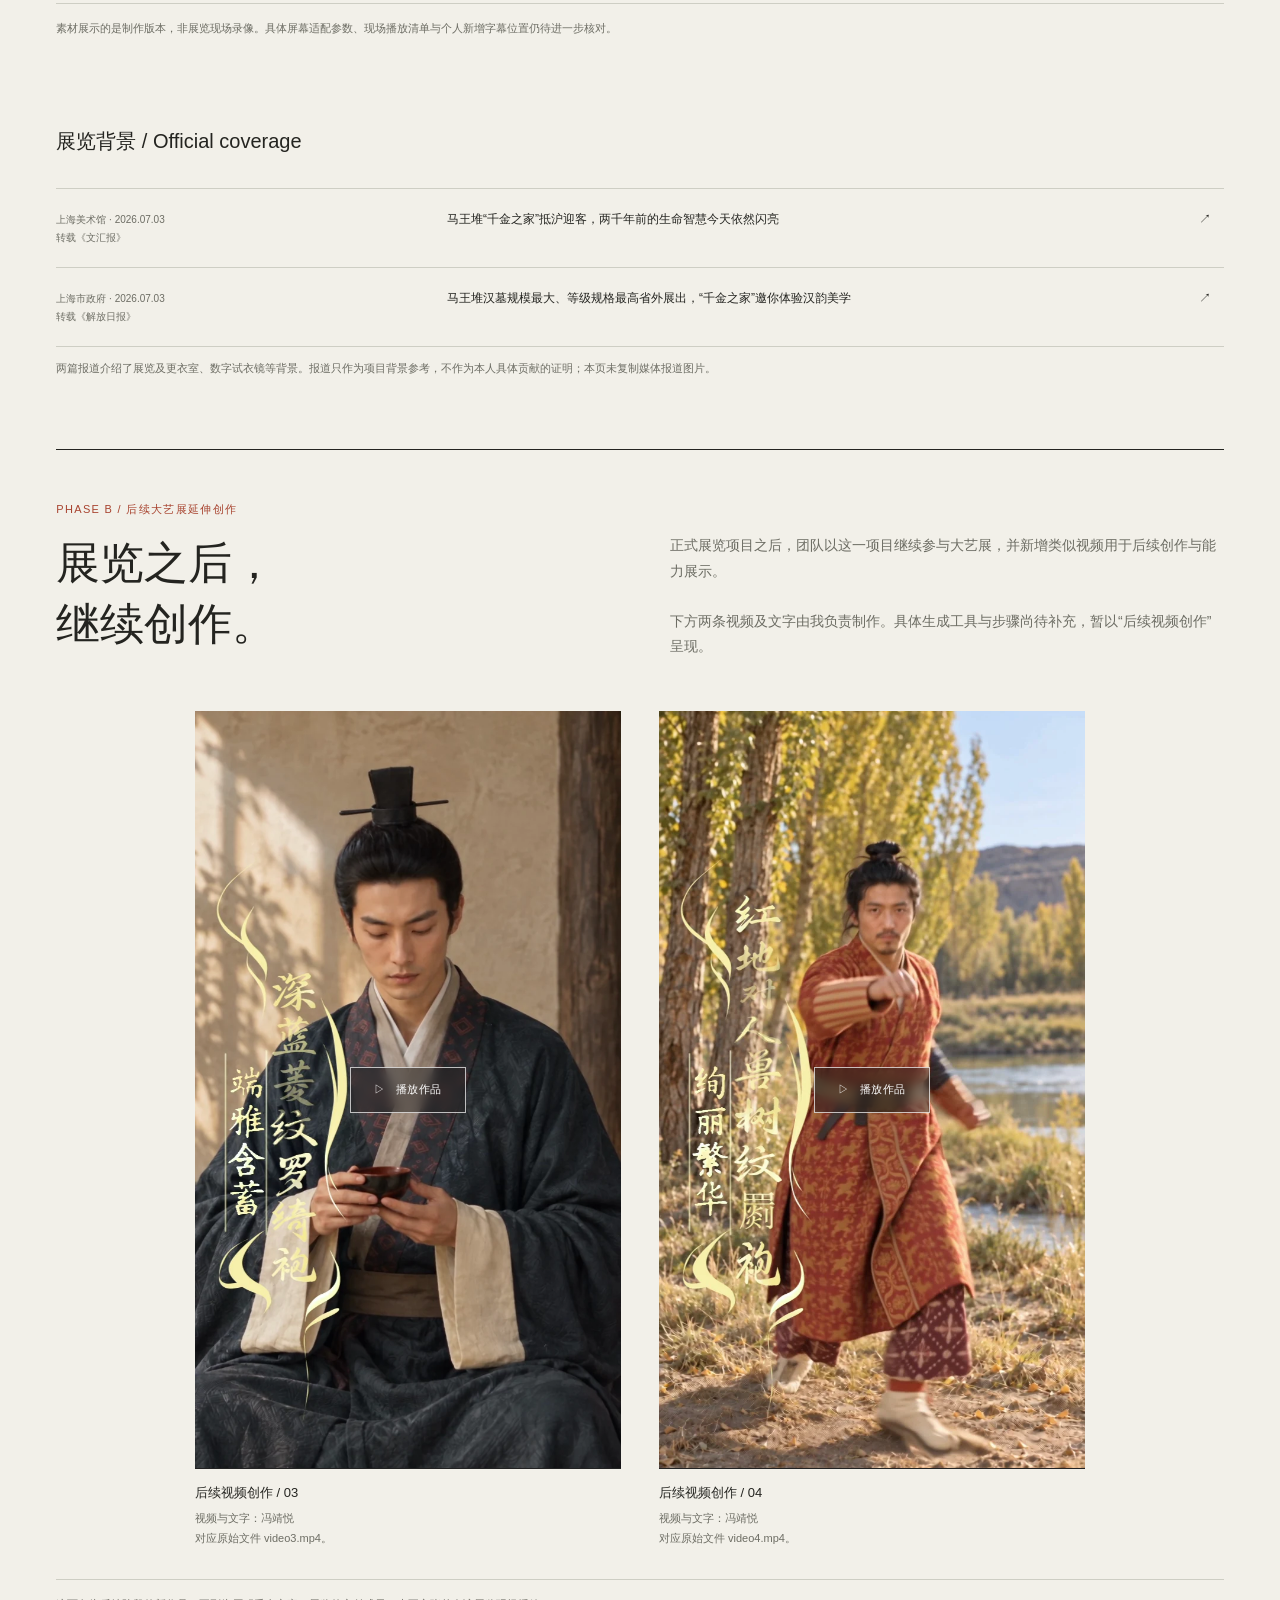
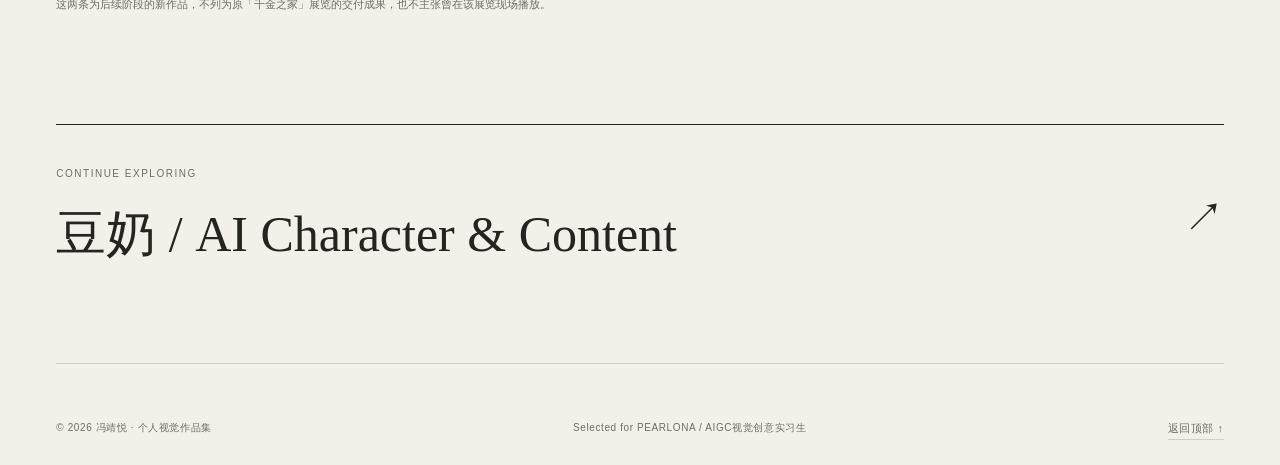
<file: xinzhui.html>
<!doctype html><html lang="zh-CN"><head><meta charset="utf-8"><meta name="viewport" content="width=device-width,initial-scale=1"><meta name="color-scheme" content="light"><meta name="description" content="冯靖悦的个人视觉作品集：AIGC视觉、图像与视频创作、交互设计与自动化工作流。为PEARLONA AIGC视觉创意实习生岗位整理。"><title>辛追夫人的试衣间 — FENG JINGYUE</title><link rel="icon" href="favicon.svg" type="image/svg+xml"><link rel="stylesheet" href="style.css"><script src="script.js" defer></script></head><body id="top"><div class="wrap"><a class="skip" href="#main">跳至内容</a><header class="site-header"><a class="wordmark" href="index.html" aria-label="FENG JINGYUE 首页">FENG JINGYUE</a><div class="header-right"><span class="edition">Independent visual portfolio<br>Selected works · 2026</span><button class="menu-toggle" aria-expanded="false" aria-controls="navigation">目录 +</button><nav class="main-nav" id="navigation" aria-label="主导航"><a href="index.html#selected">视觉精选</a><a href="index.html#projects">项目实践</a><a href="index.html#foundations">美术基础</a><a href="index.html#about">关于 / 联系</a></nav></div></header><main id="main"><div class="case-top"><a class="breadcrumb" href="index.html#projects"><span>← 返回项目</span><span>SELECTED PRACTICE / 2026</span></a><div class="case-title"><h1>辛追夫人的试衣间<span class="en">Exhibition &amp; further creation</span></h1><p>同一个项目的两个阶段：先参与正式展览的交互与信息呈现，再继续进行后续视频创作。</p></div><div class="role-line"><span>我的参与 / 阶段A：交互、Figma原型、字幕、信息呈现、展示适配；阶段B：两条视频及文字制作</span><span>INTERACTION / EXHIBITION / VIDEO</span></div></div><figure class="prototype"><figure class="work"><button class="art-button" data-lightbox="assets/xinzhui-prototype.webp" data-caption="交互原型总览 · 从待机到下载，组织大屏与触摸屏的信息关系" aria-label="放大查看：交互原型总览"><img src="assets/xinzhui-prototype.webp" width="1409" height="1007" alt="交互原型总览" loading="eager" decoding="async" fetchpriority="high"></button><figcaption class="caption"><span><strong>交互原型总览</strong><br>从待机到下载，组织大屏与触摸屏的信息关系</span><span class="num"></span></figcaption></figure></figure><section class="phase" id="phase-a"><p class="phase-label">PHASE A / 正式展览项目</p><div class="phase-heading"><h2>让观众理解，<br>下一步可以做什么。</h2><p>本人参与“辛追夫人的试衣间”相关互动内容，负责交互流程设计、Figma 原型、字幕、信息呈现与展示适配。<br><br><strong>本阶段 AI 视频由团队其他成员生成。</strong>我的工作围绕互动与内容呈现展开。</p></div><div class="exhibition-meta"><div><span class="label">EXHIBITION</span>「千金之家——马王堆汉墓的生活美学及养成」国宝艺术大展</div><div><span class="label">VENUE</span>上海美术馆<br>（中华艺术宫）</div><div><span class="label">DATES</span>2026.07.03 — 10.07</div></div><div class="case-block"><div class="case-intro"><div><p class="eyebrow">INTERACTION PROTOTYPE</p><h2>关键体验流程</h2></div><p>将原型中的连续状态归纳为四段。原型画布涉及大屏关键状态、小型触摸屏操作与规则说明；这里展示设计方案，不把原型中的全部功能当作已核验的现场实现。</p></div><ol class="experience-flow"><li><span>01</span>进入与扫码<small>待机吸引 / 扫码登录</small></li><li><span>02</span>拍摄与确认<small>摄像启动 / 照片确认</small></li><li><span>03</span>生成与预览<small>图像、视频生成状态 / 预览提示</small></li><li><span>04</span>下载与返回<small>支付下载方案 / 返回待机</small></li></ol></div><div class="case-block"><div class="case-intro"><div><p class="eyebrow">SUBTITLES &amp; PRESENTATION</p><h2>从视频画面，<br>到可阅读的展示内容。</h2></div><p>以同名素材对照字幕添加前后的呈现，并补充另一条完成字幕的视频。左侧是目录标记为“没加文字”的版本，原画面本身仍可能包含文字。</p></div><div class="video-grid triple"><figure><div class="player portrait"><video preload="none" playsinline poster="assets/exhibition-before-poster.webp" data-src="assets/exhibition-before.mp4" aria-label="字幕添加前"></video><button class="play-button" aria-label="播放：字幕添加前"><span class="play-circle">▷ <span>播放作品</span></span></button><p class="video-error" hidden>视频暂时无法播放。<a href="assets/exhibition-before.mp4" target="_blank" rel="noopener">打开视频文件 ↗</a></p></div><figcaption class="video-caption"><strong>字幕添加前</strong>团队提供的视频素材<br>本片不归为个人独立生成。</figcaption></figure><figure><div class="player portrait"><video preload="none" playsinline poster="assets/exhibition-captioned-poster.webp" data-src="assets/exhibition-captioned.mp4" aria-label="字幕呈现版本"></video><button class="play-button" aria-label="播放：字幕呈现版本"><span class="play-circle">▷ <span>播放作品</span></span></button><p class="video-error" hidden>视频暂时无法播放。<a href="assets/exhibition-captioned.mp4" target="_blank" rel="noopener">打开视频文件 ↗</a></p></div><figcaption class="video-caption"><strong>字幕呈现版本</strong>本人负责字幕与信息呈现<br>AI视频生成：团队其他成员。</figcaption></figure><figure><div class="player portrait"><video preload="none" playsinline poster="assets/exhibition-output-poster.webp" data-src="assets/exhibition-output.mp4" aria-label="另一条展示内容"></video><button class="play-button" aria-label="播放：另一条展示内容"><span class="play-circle">▷ <span>播放作品</span></span></button><p class="video-error" hidden>视频暂时无法播放。<a href="assets/exhibition-output.mp4" target="_blank" rel="noopener">打开视频文件 ↗</a></p></div><figcaption class="video-caption"><strong>另一条展示内容</strong>本人负责字幕与展示适配<br>具体现场播放清单待确认。</figcaption></figure></div><p class="work-note">素材展示的是制作版本，非展览现场录像。具体屏幕适配参数、现场播放清单与个人新增字幕位置仍待进一步核对。</p></div><div class="case-block"><h3>展览背景 / Official coverage</h3><div class="source-links"><a href="https://artmuseumonline.org/art/art/visitGuide/xwgg/2026/07/03/2c906d9b9e0127fe019f3bc914b5223e.html" target="_blank" rel="noopener noreferrer"><span class="source">上海美术馆 · 2026.07.03<br>转载《文汇报》</span><span class="source-title">马王堆“千金之家”抵沪迎客，两千年前的生命智慧今天依然闪亮</span><span>↗</span></a><a href="https://www.shanghai.gov.cn/nw4411/20260703/14e2d42de4da45a88a07f0578424c17d.html" target="_blank" rel="noopener noreferrer"><span class="source">上海市政府 · 2026.07.03<br>转载《解放日报》</span><span class="source-title">马王堆汉墓规模最大、等级规格最高省外展出，“千金之家”邀你体验汉韵美学</span><span>↗</span></a></div><p class="source-disclaimer">两篇报道介绍了展览及更衣室、数字试衣镜等背景。报道只作为项目背景参考，不作为本人具体贡献的证明；本页未复制媒体报道图片。</p></div></section><section class="phase" id="phase-b"><p class="phase-label">PHASE B / 后续大艺展延伸创作</p><div class="phase-heading"><h2>展览之后，<br>继续创作。</h2><p>正式展览项目之后，团队以这一项目继续参与大艺展，并新增类似视频用于后续创作与能力展示。<br><br>下方两条视频及文字由我负责制作。具体生成工具与步骤尚待补充，暂以“后续视频创作”呈现。</p></div><div class="video-grid"><figure><div class="player portrait"><video preload="none" playsinline poster="assets/extension-03-poster.webp" data-src="assets/extension-03.mp4" aria-label="后续视频创作 / 03"></video><button class="play-button" aria-label="播放：后续视频创作 / 03"><span class="play-circle">▷ <span>播放作品</span></span></button><p class="video-error" hidden>视频暂时无法播放。<a href="assets/extension-03.mp4" target="_blank" rel="noopener">打开视频文件 ↗</a></p></div><figcaption class="video-caption"><strong>后续视频创作 / 03</strong>视频与文字：冯靖悦<br>对应原始文件 video3.mp4。</figcaption></figure><figure><div class="player portrait"><video preload="none" playsinline poster="assets/extension-04-poster.webp" data-src="assets/extension-04.mp4" aria-label="后续视频创作 / 04"></video><button class="play-button" aria-label="播放：后续视频创作 / 04"><span class="play-circle">▷ <span>播放作品</span></span></button><p class="video-error" hidden>视频暂时无法播放。<a href="assets/extension-04.mp4" target="_blank" rel="noopener">打开视频文件 ↗</a></p></div><figcaption class="video-caption"><strong>后续视频创作 / 04</strong>视频与文字：冯靖悦<br>对应原始文件 video4.mp4。</figcaption></figure></div><p class="work-note">这两条为后续阶段的新作品，不列为原「千金之家」展览的交付成果，也不主张曾在该展览现场播放。</p></section><a class="next-project" href="dounai.html"><div><span class="section-index">CONTINUE EXPLORING</span><span class="title">豆奶 / AI Character & Content</span></div><span class="arrow">↗</span></a></main><footer class="site-footer"><span>© 2026 冯靖悦 · 个人视觉作品集</span><span>Selected for PEARLONA / AIGC视觉创意实习生</span><a class="back-top" href="#top">返回顶部 ↑</a></footer></div><dialog class="lightbox" aria-label="作品大图"><button class="lightbox-close" aria-label="关闭大图">关闭 ×</button><div class="lightbox-content"><img alt=""></div><p class="lightbox-caption"></p></dialog></body></html>
</file>
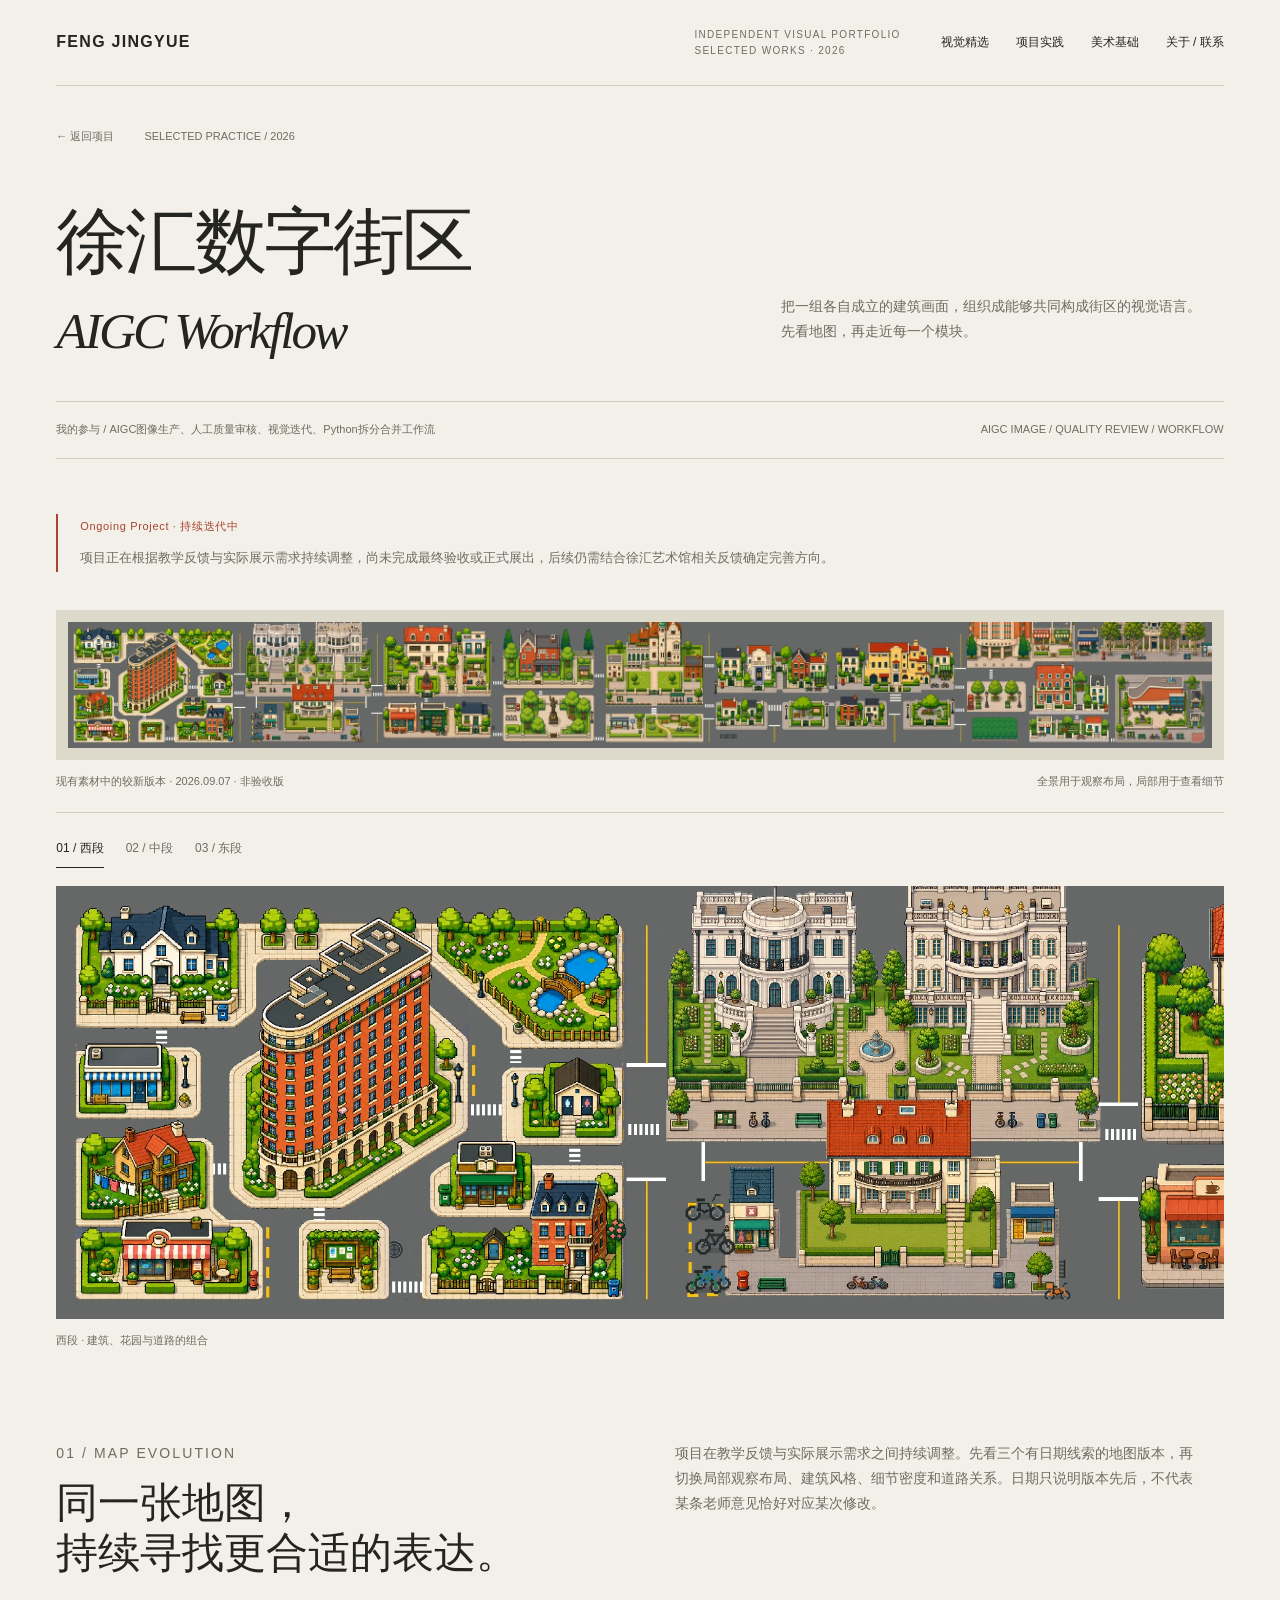
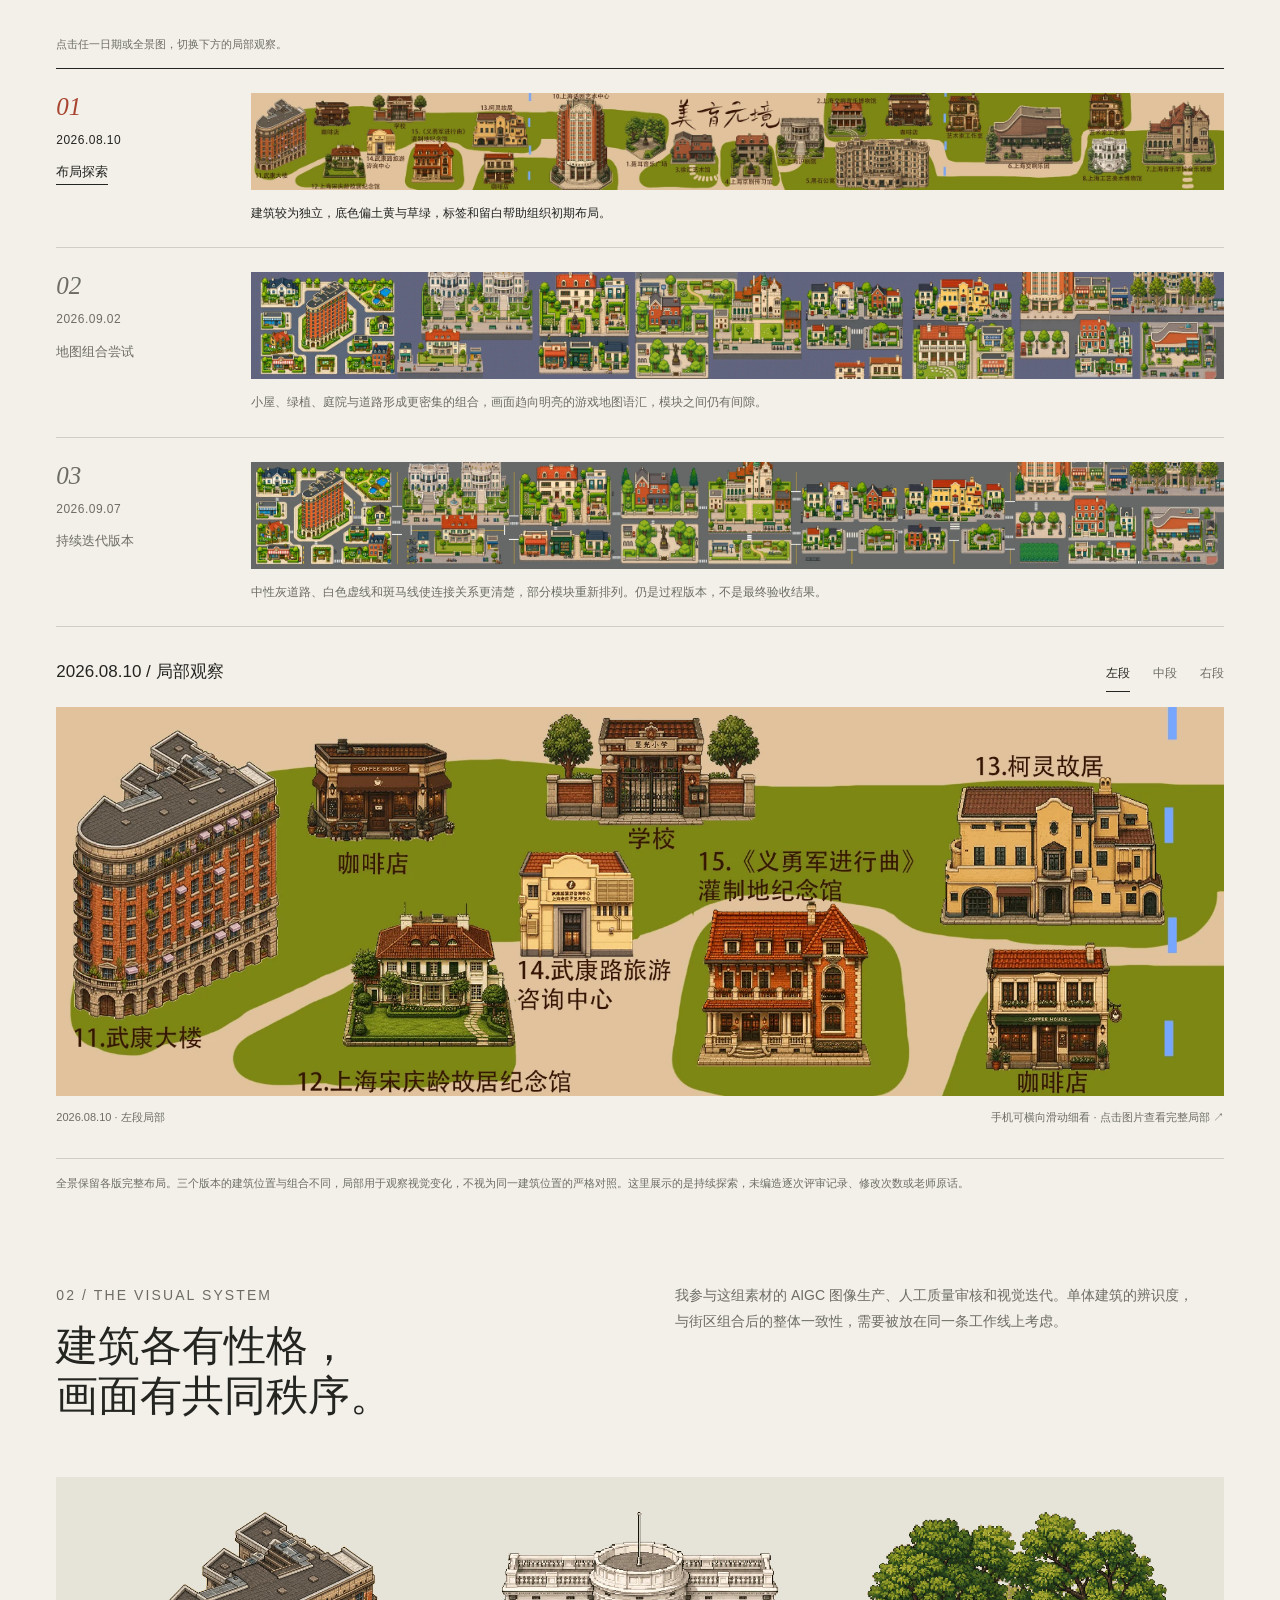
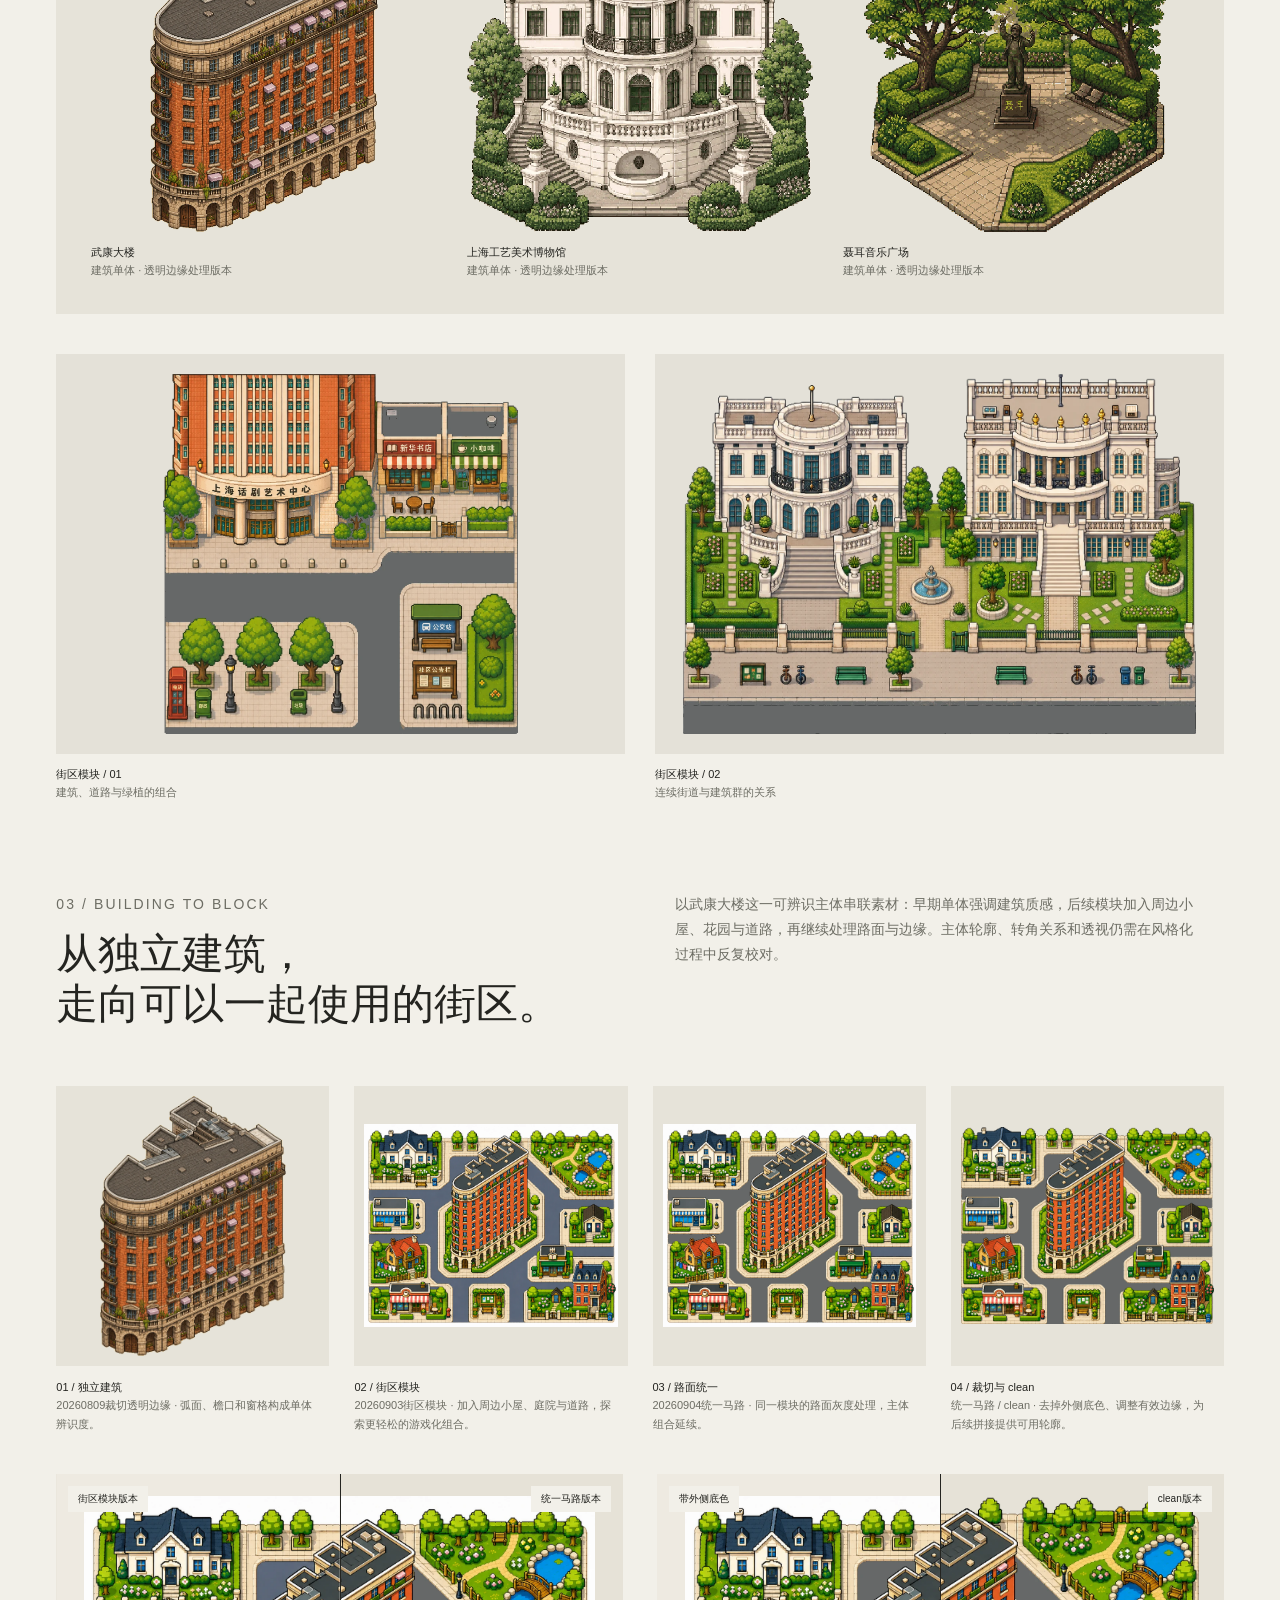
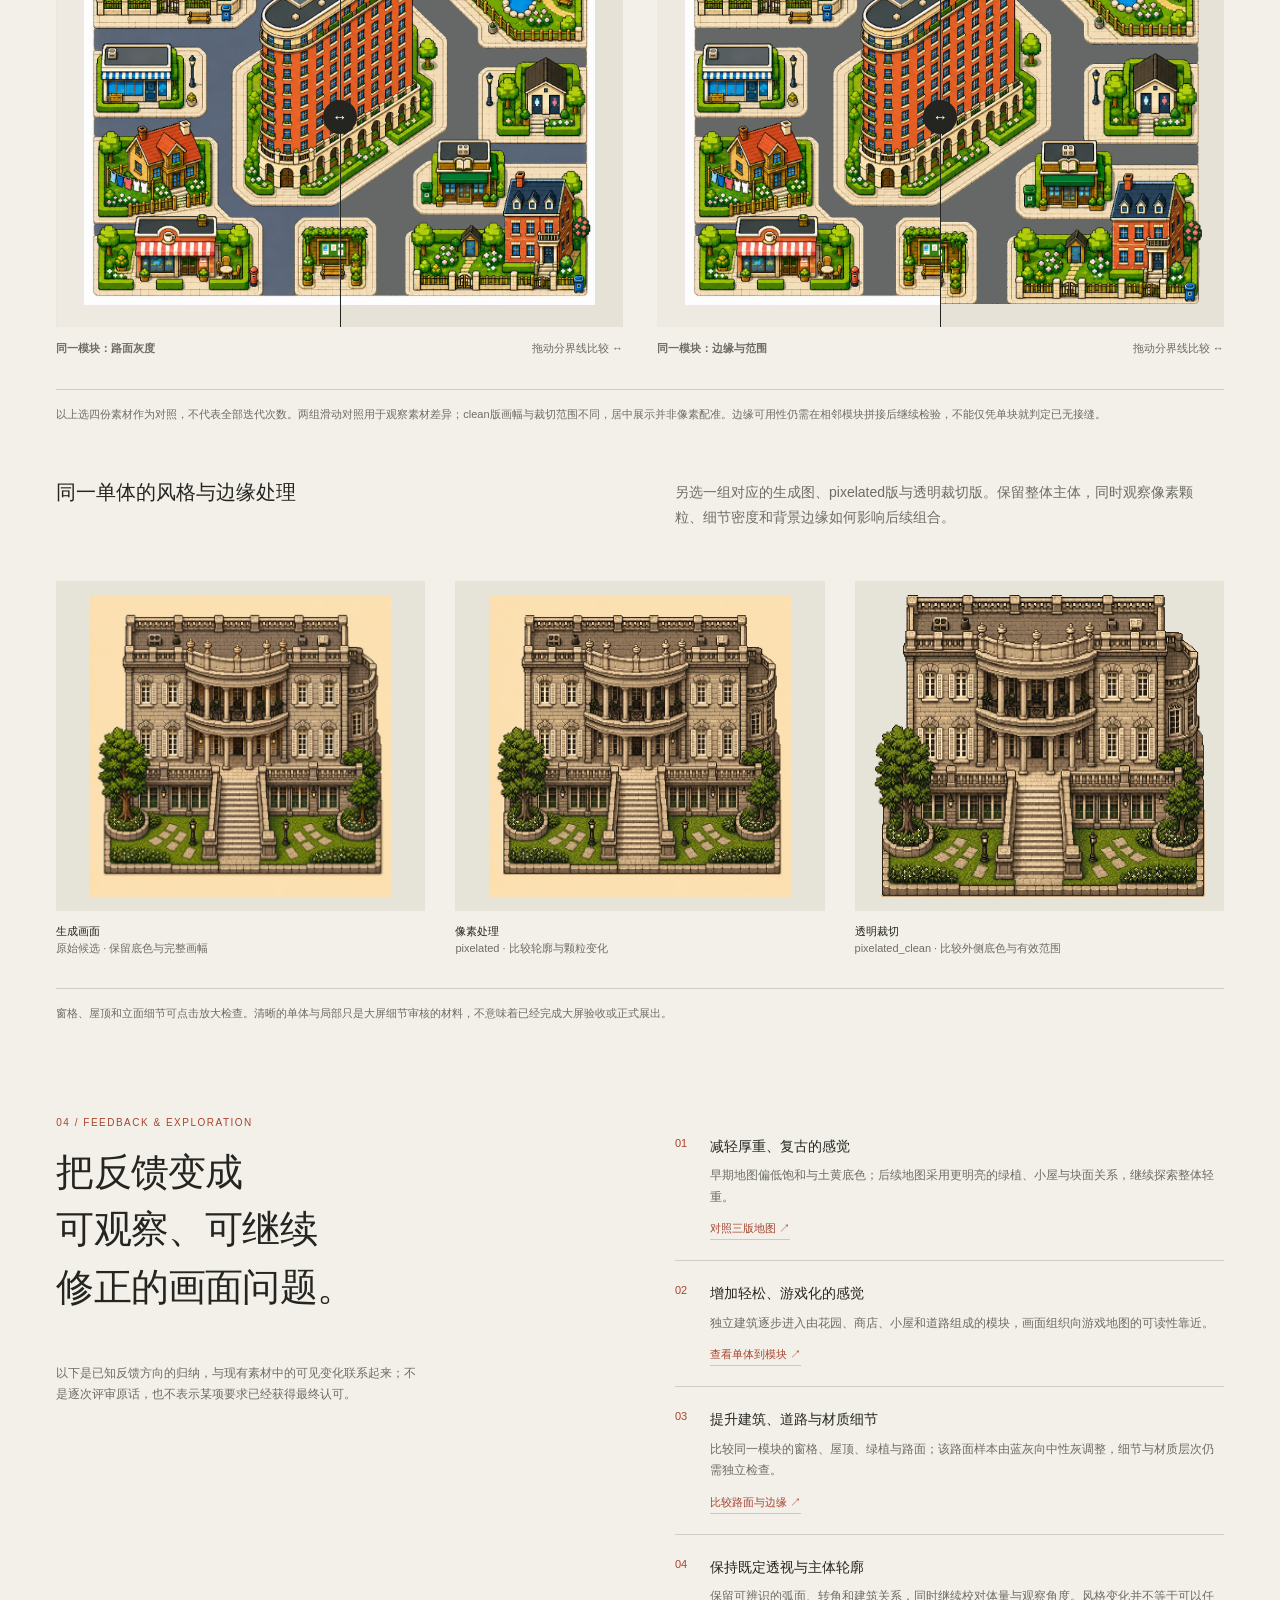
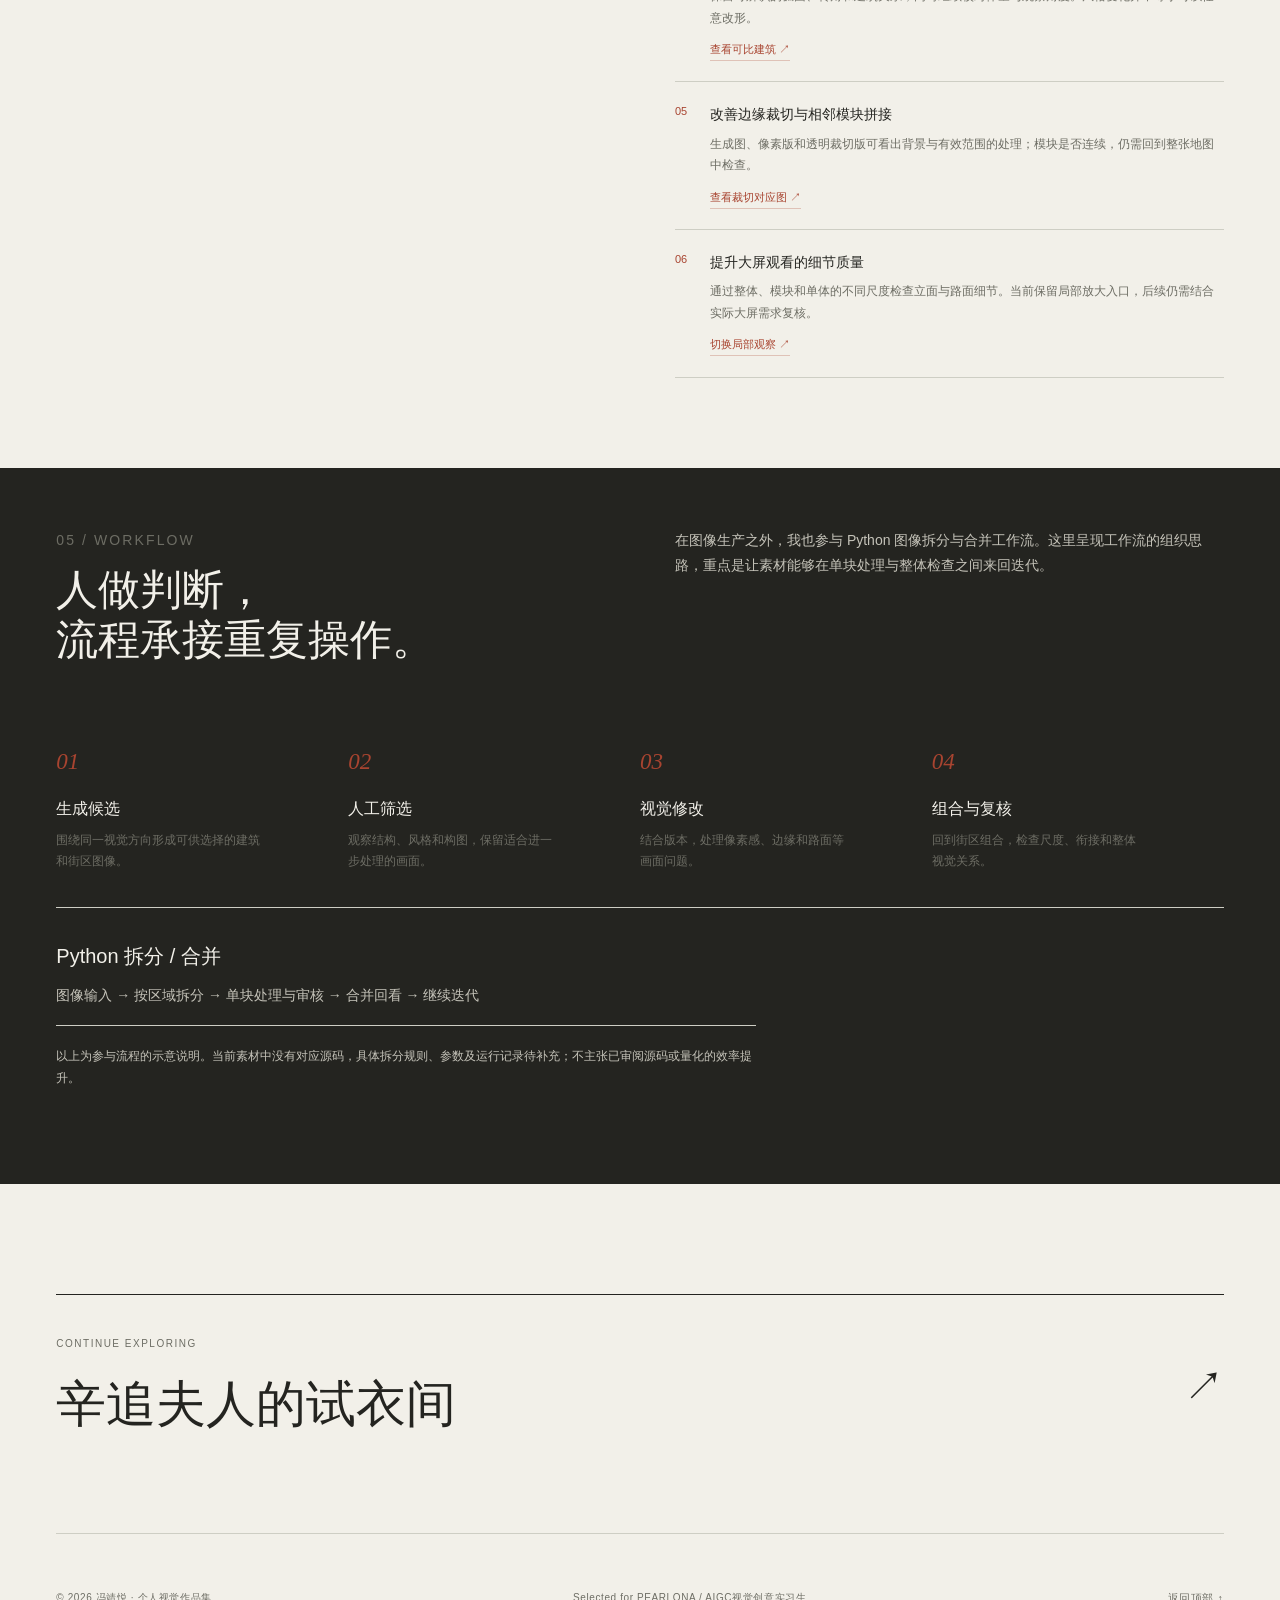
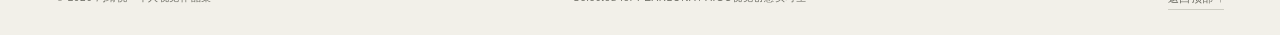
<file: xuhui.html>
<!doctype html><html lang="zh-CN"><head><meta charset="utf-8"><meta name="viewport" content="width=device-width,initial-scale=1"><meta name="color-scheme" content="light"><meta name="description" content="冯靖悦的个人视觉作品集：AIGC视觉、图像与视频创作、交互设计与自动化工作流。为PEARLONA AIGC视觉创意实习生岗位整理。"><title>徐汇数字街区 — FENG JINGYUE</title><link rel="icon" href="favicon.svg" type="image/svg+xml"><link rel="stylesheet" href="style.css"><script src="script.js" defer></script></head><body id="top"><div class="wrap"><a class="skip" href="#main">跳至内容</a><header class="site-header"><a class="wordmark" href="index.html" aria-label="FENG JINGYUE 首页">FENG JINGYUE</a><div class="header-right"><span class="edition">Independent visual portfolio<br>Selected works · 2026</span><button class="menu-toggle" aria-expanded="false" aria-controls="navigation">目录 +</button><nav class="main-nav" id="navigation" aria-label="主导航"><a href="index.html#selected">视觉精选</a><a href="index.html#projects">项目实践</a><a href="index.html#foundations">美术基础</a><a href="index.html#about">关于 / 联系</a></nav></div></header><main id="main"><div class="case-top"><a class="breadcrumb" href="index.html#projects"><span>← 返回项目</span><span>SELECTED PRACTICE / 2026</span></a><div class="case-title"><h1>徐汇数字街区<span class="en">AIGC Workflow</span></h1><p>把一组各自成立的建筑画面，组织成能够共同构成街区的视觉语言。先看地图，再走近每一个模块。</p></div><div class="role-line"><span>我的参与 / AIGC图像生产、人工质量审核、视觉迭代、Python拆分合并工作流</span><span>AIGC IMAGE / QUALITY REVIEW / WORKFLOW</span></div></div><aside class="iteration-status" aria-label="项目状态"><p class="ongoing-label">Ongoing Project · 持续迭代中</p><p>项目正在根据教学反馈与实际展示需求持续调整，尚未完成最终验收或正式展出，后续仍需结合徐汇艺术馆相关反馈确定完善方向。</p></aside><section aria-label="街区视觉效果"><div class="map-overview"><img src="assets/xuhui-map.webp" width="2400" height="264" alt="徐汇街区持续迭代地图：2026.09.07素材版本" loading="eager" decoding="async" fetchpriority="high"></div><div class="media-caption"><span>现有素材中的较新版本 · 2026.09.07 · 非验收版</span><span>全景用于观察布局，局部用于查看细节</span></div><div class="map-tabs" role="tablist" aria-label="街区局部放大"><button id="map-tab-west" role="tab" aria-controls="map-panel" aria-selected="true" data-image="assets/xuhui-west.webp" data-caption="西段 · 建筑、花园与道路的组合">01 / 西段</button><button id="map-tab-center" role="tab" aria-controls="map-panel" aria-selected="false" tabindex="-1" data-image="assets/xuhui-center.webp" data-caption="中段 · 建筑尺度与连续街道">02 / 中段</button><button id="map-tab-east" role="tab" aria-controls="map-panel" aria-selected="false" tabindex="-1" data-image="assets/xuhui-east.webp" data-caption="东段 · 单体模块与路面关系">03 / 东段</button></div><div id="map-panel" class="map-detail" role="tabpanel" aria-label="地图局部放大"><img id="map-detail" src="assets/xuhui-west.webp" width="1900" height="704" alt="西段 · 建筑、花园与道路的组合"></div><p id="map-detail-caption" class="media-caption" aria-live="polite">西段 · 建筑、花园与道路的组合</p></section><section class="case-block" id="map-evolution"><div class="case-intro"><div><p class="eyebrow">01 / MAP EVOLUTION</p><h2>同一张地图，<br>持续寻找更合适的表达。</h2></div><p>项目在教学反馈与实际展示需求之间持续调整。先看三个有日期线索的地图版本，再切换局部观察布局、建筑风格、细节密度和道路关系。日期只说明版本先后，不代表某条老师意见恰好对应某次修改。</p></div><p class="media-caption">点击任一日期或全景图，切换下方的局部观察。</p><div class="version-tabs" role="tablist" aria-label="地图版本时间顺序" aria-orientation="vertical"><button class="version-tab" id="version-0810" role="tab" aria-controls="version-panel" aria-selected="true" tabindex="0" data-version="0810" data-date="2026.08.10" data-west="assets/timeline-0810-west.webp" data-west-width="1728" data-west-height="576" data-center="assets/timeline-0810-center.webp" data-center-width="1728" data-center-height="576" data-east="assets/timeline-0810-east.webp" data-east-width="1728" data-east-height="576"><span class="version-date"><span class="step-number">01</span><time datetime="2026-08-10">2026.08.10</time><strong>布局探索</strong></span><span class="version-overview"><img src="assets/timeline-0810-overview.webp" width="2400" height="240" alt="2026.08.10地图完整布局" loading="lazy" decoding="async"><span class="version-description">建筑较为独立，底色偏土黄与草绿，标签和留白帮助组织初期布局。</span></span></button><button class="version-tab" id="version-0902" role="tab" aria-controls="version-panel" aria-selected="false" tabindex="-1" data-version="0902" data-date="2026.09.02" data-west="assets/timeline-0902-west.webp" data-west-width="1900" data-west-height="697" data-center="assets/timeline-0902-center.webp" data-center-width="1900" data-center-height="697" data-east="assets/timeline-0902-east.webp" data-east-width="1900" data-east-height="697"><span class="version-date"><span class="step-number">02</span><time datetime="2026-09-02">2026.09.02</time><strong>地图组合尝试</strong></span><span class="version-overview"><img src="assets/timeline-0902-overview.webp" width="2400" height="264" alt="2026.09.02地图完整布局" loading="lazy" decoding="async"><span class="version-description">小屋、绿植、庭院与道路形成更密集的组合，画面趋向明亮的游戏地图语汇，模块之间仍有间隙。</span></span></button><button class="version-tab" id="version-0907" role="tab" aria-controls="version-panel" aria-selected="false" tabindex="-1" data-version="0907" data-date="2026.09.07" data-west="assets/timeline-0907-west.webp" data-west-width="1900" data-west-height="697" data-center="assets/timeline-0907-center.webp" data-center-width="1900" data-center-height="697" data-east="assets/timeline-0907-east.webp" data-east-width="1900" data-east-height="697"><span class="version-date"><span class="step-number">03</span><time datetime="2026-09-07">2026.09.07</time><strong>持续迭代版本</strong></span><span class="version-overview"><img src="assets/timeline-0907-overview.webp" width="2400" height="264" alt="2026.09.07地图完整布局" loading="lazy" decoding="async"><span class="version-description">中性灰道路、白色虚线和斑马线使连接关系更清楚，部分模块重新排列。仍是过程版本，不是最终验收结果。</span></span></button></div><div id="version-panel" role="tabpanel" aria-labelledby="version-0810" class="version-viewer"><div class="version-viewer-heading"><h3 id="version-detail-title">2026.08.10 / 局部观察</h3><div class="version-regions" role="group" aria-label="选择地图局部区域"><button data-region="west" aria-pressed="true">左段</button><button data-region="center" aria-pressed="false">中段</button><button data-region="east" aria-pressed="false">右段</button></div></div><div class="timeline-detail" tabindex="0" role="region" aria-label="地图局部大图，手机可横向滑动"><button class="art-button" id="version-enlarge" data-lightbox="assets/timeline-0810-west.webp" data-caption="2026.08.10 · 左段局部" aria-label="放大当前地图局部"><img id="version-detail" src="assets/timeline-0810-west.webp" width="1728" height="576" alt="2026.08.10 · 左段局部" loading="lazy" decoding="async"></button></div><p class="media-caption"><span id="version-detail-caption" aria-live="polite">2026.08.10 · 左段局部</span><span>手机可横向滑动细看 · 点击图片查看完整局部 ↗</span></p></div><p class="work-note">全景保留各版完整布局。三个版本的建筑位置与组合不同，局部用于观察视觉变化，不视为同一建筑位置的严格对照。这里展示的是持续探索，未编造逐次评审记录、修改次数或老师原话。</p></section><section class="case-block"><div class="case-intro"><div><p class="eyebrow">02 / THE VISUAL SYSTEM</p><h2>建筑各有性格，<br>画面有共同秩序。</h2></div><p>我参与这组素材的 AIGC 图像生产、人工质量审核和视觉迭代。单体建筑的辨识度，与街区组合后的整体一致性，需要被放在同一条工作线上考虑。</p></div><div class="building-row"><figure class="work"><button class="art-button" data-lightbox="assets/wukang.webp" data-caption="武康大楼 · 建筑单体 · 透明边缘处理版本" aria-label="放大查看：武康大楼"><img src="assets/wukang.webp" width="893" height="1251" alt="武康大楼" loading="lazy" decoding="async"></button><figcaption class="caption"><span><strong>武康大楼</strong><br>建筑单体 · 透明边缘处理版本</span><span class="num"></span></figcaption></figure><figure class="work"><button class="art-button" data-lightbox="assets/museum.webp" data-caption="上海工艺美术博物馆 · 建筑单体 · 透明边缘处理版本" aria-label="放大查看：上海工艺美术博物馆"><img src="assets/museum.webp" width="1114" height="1032" alt="上海工艺美术博物馆" loading="lazy" decoding="async"></button><figcaption class="caption"><span><strong>上海工艺美术博物馆</strong><br>建筑单体 · 透明边缘处理版本</span><span class="num"></span></figcaption></figure><figure class="work"><button class="art-button" data-lightbox="assets/plaza.webp" data-caption="聂耳音乐广场 · 建筑单体 · 透明边缘处理版本" aria-label="放大查看：聂耳音乐广场"><img src="assets/plaza.webp" width="1108" height="1170" alt="聂耳音乐广场" loading="lazy" decoding="async"></button><figcaption class="caption"><span><strong>聂耳音乐广场</strong><br>建筑单体 · 透明边缘处理版本</span><span class="num"></span></figcaption></figure></div><div class="module-row"><figure class="work"><button class="art-button" data-lightbox="assets/module-b.webp" data-caption="街区模块 / 01 · 建筑、道路与绿植的组合" aria-label="放大查看：街区模块 / 01"><img src="assets/module-b.webp" width="1126" height="1141" alt="街区模块 / 01" loading="lazy" decoding="async"></button><figcaption class="caption"><span><strong>街区模块 / 01</strong><br>建筑、道路与绿植的组合</span><span class="num"></span></figcaption></figure><figure class="work"><button class="art-button" data-lightbox="assets/module-c.webp" data-caption="街区模块 / 02 · 连续街道与建筑群的关系" aria-label="放大查看：街区模块 / 02"><img src="assets/module-c.webp" width="1284" height="902" alt="街区模块 / 02" loading="lazy" decoding="async"></button><figcaption class="caption"><span><strong>街区模块 / 02</strong><br>连续街道与建筑群的关系</span><span class="num"></span></figcaption></figure></div></section><section class="case-block" id="building-evolution"><div class="case-intro"><div><p class="eyebrow">03 / BUILDING TO BLOCK</p><h2>从独立建筑，<br>走向可以一起使用的街区。</h2></div><p>以武康大楼这一可辨识主体串联素材：早期单体强调建筑质感，后续模块加入周边小屋、花园与道路，再继续处理路面与边缘。主体轮廓、转角关系和透视仍需在风格化过程中反复校对。</p></div><div class="building-evolution"><figure class="work"><button class="art-button" data-lightbox="assets/wukang.webp" data-caption="01 / 独立建筑 · 20260809裁切透明边缘 · 弧面、檐口和窗格构成单体辨识度。" aria-label="放大查看：01 / 独立建筑"><img src="assets/wukang.webp" width="893" height="1251" alt="01 / 独立建筑" loading="lazy" decoding="async"></button><figcaption class="caption"><span><strong>01 / 独立建筑</strong><br>20260809裁切透明边缘 · 弧面、檐口和窗格构成单体辨识度。</span><span class="num"></span></figcaption></figure><figure class="work"><button class="art-button" data-lightbox="assets/module-before.webp" data-caption="02 / 街区模块 · 20260903街区模块 · 加入周边小屋、庭院与道路，探索更轻松的游戏化组合。" aria-label="放大查看：02 / 街区模块"><img src="assets/module-before.webp" width="1402" height="1122" alt="02 / 街区模块" loading="lazy" decoding="async"></button><figcaption class="caption"><span><strong>02 / 街区模块</strong><br>20260903街区模块 · 加入周边小屋、庭院与道路，探索更轻松的游戏化组合。</span><span class="num"></span></figcaption></figure><figure class="work"><button class="art-button" data-lightbox="assets/module-road-raw.webp" data-caption="03 / 路面统一 · 20260904统一马路 · 同一模块的路面灰度处理，主体组合延续。" aria-label="放大查看：03 / 路面统一"><img src="assets/module-road-raw.webp" width="1402" height="1122" alt="03 / 路面统一" loading="lazy" decoding="async"></button><figcaption class="caption"><span><strong>03 / 路面统一</strong><br>20260904统一马路 · 同一模块的路面灰度处理，主体组合延续。</span><span class="num"></span></figcaption></figure><figure class="work"><button class="art-button" data-lightbox="assets/module-after.webp" data-caption="04 / 裁切与 clean · 统一马路 / clean · 去掉外侧底色、调整有效边缘，为后续拼接提供可用轮廓。" aria-label="放大查看：04 / 裁切与 clean"><img src="assets/module-after.webp" width="1363" height="1064" alt="04 / 裁切与 clean" loading="lazy" decoding="async"></button><figcaption class="caption"><span><strong>04 / 裁切与 clean</strong><br>统一马路 / clean · 去掉外侧底色、调整有效边缘，为后续拼接提供可用轮廓。</span><span class="num"></span></figcaption></figure></div><div class="compare-pair" id="road-comparison" style="margin-top:40px"><figure><div class="compare"><img src="assets/module-road-raw.webp" width="1402" height="1122" alt="同一模块：路面灰度：统一马路版本" loading="lazy" decoding="async" class="after"><img src="assets/module-before.webp" width="1402" height="1122" alt="同一模块：路面灰度：街区模块版本" loading="lazy" decoding="async" class="before"><div class="divider"></div><span class="compare-label left">街区模块版本</span><span class="compare-label right">统一马路版本</span><input type="range" min="0" max="100" value="50" aria-label="拖动比较：同一模块：路面灰度"></div><figcaption class="media-caption"><strong>同一模块：路面灰度</strong><span>拖动分界线比较 ↔</span></figcaption></figure><figure><div class="compare"><img src="assets/module-after.webp" width="1363" height="1064" alt="同一模块：边缘与范围：clean版本" loading="lazy" decoding="async" class="after"><img src="assets/module-road-raw.webp" width="1402" height="1122" alt="同一模块：边缘与范围：带外侧底色" loading="lazy" decoding="async" class="before"><div class="divider"></div><span class="compare-label left">带外侧底色</span><span class="compare-label right">clean版本</span><input type="range" min="0" max="100" value="50" aria-label="拖动比较：同一模块：边缘与范围"></div><figcaption class="media-caption"><strong>同一模块：边缘与范围</strong><span>拖动分界线比较 ↔</span></figcaption></figure></div><p class="work-note">以上选四份素材作为对照，不代表全部迭代次数。两组滑动对照用于观察素材差异；clean版画幅与裁切范围不同，居中展示并非像素配准。边缘可用性仍需在相邻模块拼接后继续检验，不能仅凭单块就判定已无接缝。</p><div id="edge-detail" class="edge-study"><div class="case-intro"><div><h3>同一单体的风格与边缘处理</h3></div><p>另选一组对应的生成图、pixelated版与透明裁切版。保留整体主体，同时观察像素颗粒、细节密度和背景边缘如何影响后续组合。</p></div><div class="edge-study-images"><figure class="work"><button class="art-button" data-lightbox="assets/building-original.webp" data-caption="生成画面 · 原始候选 · 保留底色与完整画幅" aria-label="放大查看：生成画面"><img src="assets/building-original.webp" width="1254" height="1254" alt="生成画面" loading="lazy" decoding="async"></button><figcaption class="caption"><span><strong>生成画面</strong><br>原始候选 · 保留底色与完整画幅</span><span class="num"></span></figcaption></figure><figure class="work"><button class="art-button" data-lightbox="assets/building-pixel.webp" data-caption="像素处理 · pixelated · 比较轮廓与颗粒变化" aria-label="放大查看：像素处理"><img src="assets/building-pixel.webp" width="1254" height="1254" alt="像素处理" loading="lazy" decoding="async"></button><figcaption class="caption"><span><strong>像素处理</strong><br>pixelated · 比较轮廓与颗粒变化</span><span class="num"></span></figcaption></figure><figure class="work"><button class="art-button" data-lightbox="assets/building-clean.webp" data-caption="透明裁切 · pixelated_clean · 比较外侧底色与有效范围" aria-label="放大查看：透明裁切"><img src="assets/building-clean.webp" width="1182" height="1078" alt="透明裁切" loading="lazy" decoding="async"></button><figcaption class="caption"><span><strong>透明裁切</strong><br>pixelated_clean · 比较外侧底色与有效范围</span><span class="num"></span></figcaption></figure></div><p class="work-note">窗格、屋顶和立面细节可点击放大检查。清晰的单体与局部只是大屏细节审核的材料，不意味着已经完成大屏验收或正式展出。</p></div></section><section class="case-block columns" id="feedback-directions"><div><p class="eyebrow">04 / FEEDBACK &amp; EXPLORATION</p><p class="editorial-text">把反馈变成<br>可观察、可继续<br>修正的画面问题。</p><p class="feedback-intro">以下是已知反馈方向的归纳，与现有素材中的可见变化联系起来；不是逐次评审原话，也不表示某项要求已经获得最终认可。</p></div><ul class="criteria"><li><span>01</span><div>减轻厚重、复古的感觉<small>早期地图偏低饱和与土黄底色；后续地图采用更明亮的绿植、小屋与块面关系，继续探索整体轻重。</small><a class="evidence-link" href="#map-evolution">对照三版地图 ↗</a></div></li><li><span>02</span><div>增加轻松、游戏化的感觉<small>独立建筑逐步进入由花园、商店、小屋和道路组成的模块，画面组织向游戏地图的可读性靠近。</small><a class="evidence-link" href="#building-evolution">查看单体到模块 ↗</a></div></li><li><span>03</span><div>提升建筑、道路与材质细节<small>比较同一模块的窗格、屋顶、绿植与路面；该路面样本由蓝灰向中性灰调整，细节与材质层次仍需独立检查。</small><a class="evidence-link" href="#road-comparison">比较路面与边缘 ↗</a></div></li><li><span>04</span><div>保持既定透视与主体轮廓<small>保留可辨识的弧面、转角和建筑关系，同时继续校对体量与观察角度。风格变化并不等于可以任意改形。</small><a class="evidence-link" href="#building-evolution">查看可比建筑 ↗</a></div></li><li><span>05</span><div>改善边缘裁切与相邻模块拼接<small>生成图、像素版和透明裁切版可看出背景与有效范围的处理；模块是否连续，仍需回到整张地图中检查。</small><a class="evidence-link" href="#edge-detail">查看裁切对应图 ↗</a></div></li><li><span>06</span><div>提升大屏观看的细节质量<small>通过整体、模块和单体的不同尺度检查立面与路面细节。当前保留局部放大入口，后续仍需结合实际大屏需求复核。</small><a class="evidence-link" href="#map-evolution">切换局部观察 ↗</a></div></li></ul></section><section class="case-block section-dark"><div class="case-intro"><div><p class="eyebrow">05 / WORKFLOW</p><h2>人做判断，<br>流程承接重复操作。</h2></div><p class="small-copy">在图像生产之外，我也参与 Python 图像拆分与合并工作流。这里呈现工作流的组织思路，重点是让素材能够在单块处理与整体检查之间来回迭代。</p></div><ol class="process"><li><span class="step">01</span><h3>生成候选</h3><p>围绕同一视觉方向形成可供选择的建筑和街区图像。</p></li><li><span class="step">02</span><h3>人工筛选</h3><p>观察结构、风格和构图，保留适合进一步处理的画面。</p></li><li><span class="step">03</span><h3>视觉修改</h3><p>结合版本，处理像素感、边缘和路面等画面问题。</p></li><li><span class="step">04</span><h3>组合与复核</h3><p>回到街区组合，检查尺度、衔接和整体视觉关系。</p></li></ol><h3>Python 拆分 / 合并</h3><p class="small-copy">图像输入 → 按区域拆分 → 单块处理与审核 → 合并回看 → 继续迭代</p><p class="workflow-note">以上为参与流程的示意说明。当前素材中没有对应源码，具体拆分规则、参数及运行记录待补充；不主张已审阅源码或量化的效率提升。</p></section><a class="next-project" href="xinzhui.html"><div><span class="section-index">CONTINUE EXPLORING</span><span class="title">辛追夫人的试衣间</span></div><span class="arrow">↗</span></a></main><footer class="site-footer"><span>© 2026 冯靖悦 · 个人视觉作品集</span><span>Selected for PEARLONA / AIGC视觉创意实习生</span><a class="back-top" href="#top">返回顶部 ↑</a></footer></div><dialog class="lightbox" aria-label="作品大图"><button class="lightbox-close" aria-label="关闭大图">关闭 ×</button><div class="lightbox-content"><img alt=""></div><p class="lightbox-caption"></p></dialog></body></html>
</file>
<file: style.css>
@charset "UTF-8";
:root{--paper:#f2f0e9;--ink:#242420;--muted:#6d6d64;--rule:#cecec4;--accent:#a84430;--serif:Georgia,"Times New Roman","Noto Serif SC","Songti SC",SimSun,serif;--sans:Arial,"Helvetica Neue","Microsoft YaHei",sans-serif;--pad:clamp(22px,4.4vw,84px)}
*{box-sizing:border-box}html{scroll-behavior:smooth;scroll-padding-top:90px}body{margin:0;background:var(--paper);color:var(--ink);font:15px/1.8 var(--sans);-webkit-font-smoothing:antialiased}body.modal-open{overflow:hidden}a{color:inherit;text-decoration:none}button,input{font:inherit}button{color:inherit}button,a{-webkit-tap-highlight-color:transparent}button{cursor:pointer}a:focus-visible,button:focus-visible,summary:focus-visible,input:focus-visible{outline:2px solid var(--accent);outline-offset:6px}img,video{display:block;max-width:100%;height:auto}figure{margin:0}p{margin:0 0 1.2em}h1,h2,h3,h4{font-weight:400;margin:0;line-height:1.2}::selection{background:#d5d0bd}.wrap{max-width:1680px;margin:auto;padding-inline:var(--pad)}.skip{position:fixed;top:-100px;left:20px;background:var(--ink);color:white;padding:10px;z-index:100}.skip:focus{top:10px}.site-header{height:86px;display:flex;align-items:center;justify-content:space-between;gap:25px;border-bottom:1px solid var(--rule);position:relative;z-index:5}.wordmark{font-size:16px;letter-spacing:.08em;font-weight:600}.header-right{display:flex;align-items:center;gap:40px}.edition{font-size:10px;line-height:1.6;text-transform:uppercase;letter-spacing:.13em;color:var(--muted)}.main-nav{display:flex;align-items:center;gap:27px;font-size:12px}.main-nav a{position:relative;padding-block:10px}.main-nav a:after{content:"";position:absolute;left:0;right:100%;bottom:5px;height:1px;background:currentColor;transition:right .2s}.main-nav a:hover:after,.main-nav a[aria-current]:after{right:0}.menu-toggle{display:none;border:0;background:none;padding:8px 0}.eyebrow,.folio,.label,.meta,.section-index{font-size:10px;letter-spacing:.15em;text-transform:uppercase}.eyebrow{color:var(--accent)}.masthead{padding-top:32px}.masthead h1{font-family:var(--serif);font-size:clamp(55px,10.9vw,188px);line-height:1.02;letter-spacing:-.065em;white-space:nowrap;margin-left:-.025em}.masthead .line{display:flex;justify-content:space-between;gap:20px;align-items:baseline;padding:14px 0 26px}.subtitle{font-size:12px;letter-spacing:.08em}.folio{color:var(--muted)}.hero-spread{display:grid;grid-template-columns:1fr .72fr;gap:clamp(30px,7vw,112px);align-items:start}.hero-spread figure:first-child{padding-top:clamp(30px,6vw,90px)}.hero-spread figure:last-child{max-width:535px}.art-button{display:block;width:100%;padding:0;border:0;background:transparent;text-align:left;overflow:hidden;position:relative}.art-button img{width:100%;transition:filter .25s,transform .6s}.art-button:hover img{filter:brightness(.97);transform:scale(1.012)}.art-button:after{content:"↗";position:absolute;right:16px;bottom:15px;background:var(--paper);width:32px;height:32px;line-height:32px;text-align:center;border-radius:50%;opacity:0;transform:translateY(6px);transition:.2s}.art-button:hover:after,.art-button:focus-visible:after{opacity:1;transform:none}.caption{display:flex;justify-content:space-between;gap:15px;font-size:11px;line-height:1.6;padding-top:12px;color:var(--muted)}.caption strong{font-weight:400;color:var(--ink)}.caption .num{font-family:var(--serif);font-size:16px}.hero-note{display:flex;justify-content:space-between;gap:30px;margin-top:30px;padding-bottom:32px;border-bottom:1px solid var(--rule)}.hero-note p{font-family:var(--serif);font-size:clamp(21px,2vw,31px);line-height:1.5;max-width:500px}.text-link{font-size:12px;border-bottom:1px solid currentColor;padding-bottom:4px;align-self:center;white-space:nowrap}.text-link span{padding-left:20px}.section{padding-top:100px}.section-heading{display:grid;grid-template-columns:1fr 1fr;gap:30px;margin-bottom:42px}.section-heading h2{font:clamp(34px,4.6vw,70px)/1.1 var(--serif);letter-spacing:-.035em}.section-heading .right{max-width:430px;justify-self:end;align-self:end;color:var(--muted);font-size:13px}.section-index{display:block;margin-bottom:18px;color:var(--muted)}.selected-grid{display:grid;grid-template-columns:repeat(12,1fr);gap:58px 34px;align-items:start}.selected-grid .work:nth-child(1){grid-column:1/6}.selected-grid .work:nth-child(2){grid-column:8/13;padding-top:95px}.selected-grid .work:nth-child(3){grid-column:2/6;margin-top:-5px}.selected-grid .work:nth-child(4){grid-column:8/13;padding-top:60px}.selected-grid .work:nth-child(5){grid-column:1/6}.selected-grid .work:nth-child(6){grid-column:7/13;padding-top:110px}.work-note{font-size:11px;color:var(--muted);margin-top:30px;border-top:1px solid var(--rule);padding-top:15px}.project-list{border-top:1px solid var(--ink)}.project-link{display:grid;grid-template-columns:.9fr 1.3fr;gap:70px;padding:50px 0;border-bottom:1px solid var(--rule);align-items:center}.project-cover{background:#e8e5dc;overflow:hidden}.project-cover img{width:100%;aspect-ratio:16/10;object-fit:contain;transition:transform .5s}.project-cover.map img{object-fit:cover}.project-link:hover .project-cover img{transform:scale(1.025)}.project-link h3{font-size:clamp(25px,3vw,42px);margin:12px 0 18px}.project-link h3 .en{font:italic 22px var(--serif);display:block;margin-top:9px}.project-link p{max-width:420px;color:var(--muted);font-size:13px}.project-link .arrow{display:inline-block;font-size:25px;margin-top:12px;transition:transform .2s}.project-link:hover .arrow{transform:translateX(8px)}.foundation-grid{display:grid;grid-template-columns:1fr 1fr 1fr;gap:30px;align-items:start}.foundation-grid .foundation:nth-child(2){padding-top:90px}.foundation .art-button{background:#e7e4db}.foundation img{width:100%;height:390px;object-fit:contain}.foundation .motion-thumb img{object-fit:contain;background:#2b2b29}.foundation small{display:block;font-size:10px;color:var(--muted);margin-top:9px}.about{margin-top:110px;padding-top:65px;border-top:1px solid var(--ink);display:grid;grid-template-columns:1fr 1fr;gap:80px}.about h2{font:clamp(45px,6vw,86px)/1.1 var(--serif);letter-spacing:-.05em}.about .name-cn{font-family:var(--sans);font-size:22px;letter-spacing:.15em;margin-top:20px}.about-copy p{font-size:14px;max-width:510px}.skills{display:flex;flex-wrap:wrap;gap:8px 18px;margin:25px 0 40px;font-size:11px;color:var(--muted)}.contact-links{border-top:1px solid var(--rule);padding-top:22px;display:flex;flex-wrap:wrap;gap:14px 30px}.contact-links a{font-size:14px}.site-footer{padding:55px 0 25px;margin-top:55px;border-top:1px solid var(--rule);display:flex;justify-content:space-between;gap:25px;font-size:10px;color:var(--muted);letter-spacing:.06em}.site-footer a{border-bottom:1px solid var(--rule)}.case-top{padding:35px 0 55px}.breadcrumb{font-size:11px;color:var(--muted);display:inline-flex;gap:30px;margin-bottom:50px}.case-title{display:grid;grid-template-columns:1.5fr 1fr;gap:60px;align-items:end}.case-title h1{font-size:clamp(38px,5.6vw,85px);line-height:1.25;letter-spacing:-.04em}.case-title .en{display:block;font:italic clamp(27px,4vw,60px)/1.15 var(--serif);margin-top:16px}.case-title p{font-size:14px;color:var(--muted);max-width:430px}.role-line{display:flex;justify-content:space-between;gap:30px;border-top:1px solid var(--rule);border-bottom:1px solid var(--rule);padding:18px 0;margin-top:40px;font-size:11px;color:var(--muted)}.case-block{margin-top:90px}.case-block h2{font-size:clamp(25px,3.4vw,42px);margin-bottom:22px}.case-block h2 .serif{font-family:var(--serif);font-style:italic}.case-block h3{font-size:20px;margin-bottom:15px}.case-intro{display:grid;grid-template-columns:1fr 1fr;gap:70px;align-items:start;margin-bottom:34px}.case-intro p{max-width:530px;font-size:14px;color:var(--muted)}.case-intro .eyebrow{margin-bottom:12px}.wide-image{background:#e5e3db}.wide-image img{width:100%}.map-overview{padding:12px;background:#ddd9cb}.map-overview img{width:100%;height:auto}.map-tabs{display:flex;gap:22px;flex-wrap:wrap;border-top:1px solid var(--rule);padding-top:17px;margin-top:20px}.map-tabs button,.switcher button{background:none;border:0;padding:8px 0;font-size:12px;color:var(--muted);border-bottom:1px solid transparent}.map-tabs button[aria-selected=true],.switcher button[aria-pressed=true]{color:var(--ink);border-color:var(--ink)}.map-detail{margin-top:18px;background:#666868}.map-detail img{width:100%;aspect-ratio:1900/704;object-fit:contain}.media-caption{font-size:11px;color:var(--muted);margin-top:12px;display:flex;justify-content:space-between;gap:20px}.building-row{display:grid;grid-template-columns:repeat(3,1fr);gap:30px;background:#e6e3d9;padding:35px}.building-row img{height:320px;width:100%;object-fit:contain}.module-row{display:grid;grid-template-columns:1fr 1fr;gap:30px;margin-top:40px}.module-row img{height:400px;object-fit:contain;width:100%;background:#e4e1d8;padding:20px}.columns{display:grid;grid-template-columns:1fr 1fr;gap:70px}.editorial-text{font:clamp(26px,3vw,43px)/1.5 var(--serif);letter-spacing:-.02em}.small-copy{font-size:14px;color:var(--muted)}.criteria{list-style:none;padding:0;margin:0}.criteria li{padding:20px 0;border-bottom:1px solid var(--rule);display:grid;grid-template-columns:35px 1fr;font-size:14px}.criteria li span{color:var(--accent);font-size:11px}.criteria small{display:block;font-size:12px;color:var(--muted);margin-top:6px}.process{list-style:none;padding:0;display:grid;grid-template-columns:repeat(4,1fr);border-top:1px solid var(--ink);margin:36px 0}.process li{padding:24px 20px 20px 0;border-bottom:1px solid var(--rule)}.process .step{display:block;color:var(--accent);font:italic 23px var(--serif);margin-bottom:24px}.process h3{font-size:16px;margin-bottom:12px}.process p{font-size:12px;max-width:210px;color:var(--muted)}.compare{--split:50%;position:relative;background:#e6e2d7;aspect-ratio:1.25;overflow:hidden}.compare .after,.compare .before{position:absolute;inset:0;width:100%;height:100%;object-fit:contain;padding:22px}.compare .after{background:#e6e2d7}.compare .before{background:#eeeae1;clip-path:inset(0 calc(100% - var(--split)) 0 0)}.compare .divider{position:absolute;left:var(--split);top:0;bottom:0;width:1px;background:var(--ink);pointer-events:none}.compare .divider:after{content:"↔";position:absolute;top:50%;left:-17px;width:34px;height:34px;background:var(--ink);color:white;border-radius:50%;text-align:center;line-height:34px}.compare input{position:absolute;inset:0;width:100%;height:100%;margin:0;opacity:0;cursor:ew-resize}.compare-label{position:absolute;top:12px;background:var(--paper);padding:4px 10px;font-size:10px;pointer-events:none}.compare-label.left{left:12px}.compare-label.right{right:12px}.compare-pair{display:grid;grid-template-columns:1fr 1fr;gap:34px}.workflow-note{padding:20px 0;border-top:1px solid var(--rule);color:var(--muted);font-size:12px;max-width:700px}.detail-disclosure{border-block:1px solid var(--rule);padding:18px 0;margin-top:25px}.detail-disclosure summary{font-size:12px;cursor:pointer}.detail-disclosure .inside{margin-top:25px}.phase{padding-top:50px;border-top:1px solid var(--ink);margin-top:70px}.phase-label{color:var(--accent);font-size:11px;letter-spacing:.12em;margin-bottom:14px}.phase-heading{display:grid;grid-template-columns:1fr 1fr;gap:60px;margin-bottom:35px}.phase-heading p{font-size:14px;color:var(--muted)}.exhibition-meta{display:grid;grid-template-columns:2fr 1fr 1fr;gap:30px;border-block:1px solid var(--rule);padding:20px 0;margin:30px 0;font-size:12px}.exhibition-meta .label{display:block;margin-bottom:8px;color:var(--muted)}.prototype{max-width:1200px;margin:auto}.prototype img{width:100%}.experience-flow{display:grid;grid-template-columns:repeat(4,1fr);gap:20px;margin:30px 0 0;padding:0;list-style:none}.experience-flow li{border-top:1px solid var(--rule);padding-top:18px;font-size:13px}.experience-flow span{display:block;font:italic 24px var(--serif);color:var(--accent);margin-bottom:12px}.experience-flow small{display:block;color:var(--muted);font-size:11px;margin-top:10px}.video-grid{display:grid;grid-template-columns:repeat(2,minmax(0,1fr));gap:38px;max-width:890px;margin:30px auto 0}.video-grid.triple{grid-template-columns:repeat(3,1fr);max-width:1150px;gap:30px}.player{position:relative;background:#272722;overflow:hidden;isolation:isolate}.player.portrait{aspect-ratio:9/16}.player.landscape{aspect-ratio:16/9}.player video{height:100%;width:100%;object-fit:contain;position:absolute;inset:0;background:#222}.play-button{position:absolute;inset:0;background:none;border:0;color:#fff;display:flex;align-items:center;justify-content:center;z-index:2}.play-circle{display:flex;align-items:center;justify-content:center;gap:10px;border:1px solid #ffffffb3;backdrop-filter:blur(6px);background:#2227;padding:12px 23px;font-size:11px;letter-spacing:.06em;transition:background .2s}.play-button:hover .play-circle{background:#222c}.play-button[hidden]{display:none}.player.has-started .play-button{display:none}.video-error{position:absolute;inset:auto 20px 20px;background:var(--paper);color:var(--ink);padding:12px;font-size:11px;z-index:4}.video-error[hidden]{display:none}.video-caption{font-size:11px;color:var(--muted);padding-top:12px}.video-caption strong{display:block;color:var(--ink);font-weight:400;font-size:13px;margin-bottom:5px}.source-links{border-block:1px solid var(--rule);margin-top:35px}.source-links a{display:grid;grid-template-columns:1fr 2fr 25px;gap:30px;padding:20px 0;border-bottom:1px solid var(--rule);align-items:baseline;font-size:12px}.source-links a:last-child{border:0}.source-links .source{color:var(--muted);font-size:10px}.source-links a:hover .source-title{text-decoration:underline}.source-disclaimer{font-size:11px;color:var(--muted);margin-top:12px}.next-project{display:flex;justify-content:space-between;align-items:center;gap:30px;border-top:1px solid var(--ink);margin-top:110px;padding:40px 0}.next-project .title{font:clamp(25px,4vw,50px) var(--serif)}.next-project .arrow{font-size:40px}.character-hero{display:grid;grid-template-columns:1fr 1fr;gap:80px;align-items:center}.character-hero img{max-width:560px;width:100%}.character-hero .quote{font-size:clamp(30px,4vw,53px);line-height:1.5}.switcher{display:flex;gap:30px;margin:0 0 20px}.format-video{max-width:1120px;margin:auto}.format-video[data-format=portrait]{max-width:420px}.workbench{background:#e8e5dd;padding:25px}.workbench img{width:100%}.section-dark{background:var(--ink);color:var(--paper);margin-inline:calc(-1*var(--pad));padding:60px var(--pad)}.section-dark .small-copy,.section-dark .workflow-note{color:#c5c3b9}.lightbox{background:var(--paper);color:var(--ink);border:0;width:min(1450px,96vw);max-width:96vw;height:94vh;max-height:94vh;padding:50px 28px 20px;overflow:hidden}.lightbox::backdrop{background:#151511d9}.lightbox-content{height:calc(100% - 45px);display:flex;align-items:center;justify-content:center}.lightbox img{width:100%;height:100%;object-fit:contain}.lightbox-close{position:absolute;right:22px;top:12px;border:0;background:none;font-size:13px;padding:7px}.lightbox-caption{font-size:11px;color:var(--muted);margin-top:12px}.back-top{font-size:11px}.reveal{opacity:1;transform:none}.js-motion .reveal{opacity:0;transform:translateY(18px);transition:opacity .55s ease,transform .55s ease}.js-motion .reveal.is-visible{opacity:1;transform:none}noscript p{font-size:12px;color:var(--muted)}
@media(min-width:1800px){.hero-spread{grid-template-columns:1fr .85fr}}@media(max-width:1000px){.edition{display:none}.main-nav{gap:18px}.project-link{gap:35px}.foundation img{height:300px}.case-title{gap:35px}.building-row img{height:240px}.module-row img{height:300px}.case-intro,.columns{gap:35px}.video-grid.triple{gap:18px}.about{gap:40px}.process{grid-template-columns:1fr 1fr}.process p{max-width:90%}}
@media(max-width:700px){:root{--pad:22px}.site-header{height:70px}.wordmark{font-size:13px}.header-right{gap:20px}.menu-toggle{display:block;font-size:11px}.main-nav{display:none;position:absolute;top:69px;left:calc(-1*var(--pad));right:calc(-1*var(--pad));background:var(--paper);padding:20px var(--pad);border-bottom:1px solid var(--rule);gap:15px;flex-wrap:wrap}.main-nav.is-open{display:flex}.masthead{padding-top:30px}.masthead h1{font-size:clamp(42px,11.6vw,82px);letter-spacing:-.065em}.masthead .line{padding-top:13px;gap:12px}.subtitle{font-size:9px;letter-spacing:.035em}.folio{font-size:8px;letter-spacing:.08em}.hero-spread{grid-template-columns:1fr .72fr;gap:18px}.hero-spread figure:first-child{padding-top:30px}.caption{font-size:9px;padding-top:9px;gap:8px}.caption .num{font-size:13px}.hero-note{margin-top:24px;gap:20px;padding-bottom:22px}.hero-note p{font-size:20px;margin:0}.hero-note .text-link{font-size:10px}.text-link span{padding-left:6px}.section{padding-top:65px}.section-heading{grid-template-columns:1fr;gap:20px;margin-bottom:28px}.section-heading h2{font-size:43px}.section-heading .right{justify-self:start;font-size:12px}.section-index{font-size:9px;margin-bottom:12px}.selected-grid{gap:35px 18px}.selected-grid .work:nth-child(1){grid-column:1/7}.selected-grid .work:nth-child(2){grid-column:7/13;padding-top:45px}.selected-grid .work:nth-child(3){grid-column:1/7;margin-top:0}.selected-grid .work:nth-child(4){grid-column:7/13;padding-top:45px}.selected-grid .work:nth-child(5){grid-column:1/7}.selected-grid .work:nth-child(6){grid-column:7/13;padding-top:45px}.work-note{font-size:10px}.project-link{grid-template-columns:1fr;gap:25px;padding:32px 0}.project-link h3{font-size:26px;margin:10px 0 13px}.project-link p{font-size:12px}.project-link .arrow{margin-top:0}.foundation-grid{grid-template-columns:1fr 1fr;gap:22px}.foundation-grid .foundation:nth-child(2){padding-top:45px}.foundation-grid .foundation:nth-child(3){grid-column:1/-1;max-width:75%;justify-self:center}.foundation img{height:270px}.foundation-grid .foundation:nth-child(3) img{height:340px}.about{grid-template-columns:1fr;gap:35px;margin-top:65px;padding-top:40px}.about h2{font-size:60px}.about-copy p{font-size:13px}.skills{margin:22px 0}.site-footer{padding:30px 0 20px;margin-top:40px;flex-wrap:wrap;font-size:9px}.case-top{padding-top:25px;padding-bottom:30px}.breadcrumb{margin-bottom:35px}.case-title{grid-template-columns:1fr;gap:25px}.case-title h1{font-size:38px}.case-title .en{font-size:36px}.case-title p{font-size:13px}.role-line{flex-direction:column;gap:8px;margin-top:27px;font-size:10px}.case-block{margin-top:60px}.case-intro,.columns{grid-template-columns:1fr;gap:22px}.case-block h2{font-size:27px}.case-intro p{font-size:13px}.map-overview{padding:5px}.map-tabs{gap:20px}.map-detail img{aspect-ratio:1.8;object-fit:cover}.media-caption{font-size:10px;flex-wrap:wrap;gap:5px}.building-row{gap:12px;padding:17px}.building-row img{height:145px}.module-row{gap:18px;margin-top:25px}.module-row img{height:200px;padding:9px}.editorial-text{font-size:27px}.criteria li{font-size:13px}.compare-pair{grid-template-columns:1fr;gap:27px}.compare .before,.compare .after{padding:13px}.compare-label{font-size:9px}.phase{padding-top:32px;margin-top:45px}.phase-heading{grid-template-columns:1fr;gap:20px;margin-bottom:25px}.phase-heading p{font-size:13px}.exhibition-meta{grid-template-columns:1fr 1fr;gap:18px;font-size:11px}.exhibition-meta>div:first-child{grid-column:1/-1}.experience-flow{grid-template-columns:1fr 1fr;gap:22px}.experience-flow li{font-size:12px}.experience-flow small{font-size:10px}.video-grid{gap:18px}.video-grid.triple{grid-template-columns:1fr 1fr;gap:18px}.video-grid.triple>figure:last-child{grid-column:1/-1;max-width:65%;justify-self:center}.play-circle{padding:10px 12px;font-size:10px;gap:7px}.video-caption{font-size:10px}.video-caption strong{font-size:12px}.source-links a{grid-template-columns:1fr 20px;gap:8px}.source-links .source{grid-column:1/-1}.source-title{font-size:11px}.character-hero{grid-template-columns:1fr .9fr;gap:20px}.character-hero .quote{font-size:26px}.workbench{padding:8px}.next-project{margin-top:70px;padding:28px 0}.next-project .title{font-size:28px}.lightbox{padding:45px 15px 15px}.lightbox-caption{font-size:10px}.art-button:after{width:25px;height:25px;line-height:25px;right:8px;bottom:8px}.phase-label{font-size:10px}.process .step{margin-bottom:18px}.process h3{font-size:14px}.process p{font-size:11px}}
.phase-heading h2{font-size:clamp(28px,3.4vw,44px);line-height:1.4}
@media(max-width:700px){.character-hero{grid-template-columns:1fr;gap:28px}.character-hero .quote{font-size:30px;line-height:1.45}.character-hero img{max-width:100%}}
@media(prefers-reduced-motion:reduce){html{scroll-behavior:auto}*,*:before,*:after{transition:none!important;animation:none!important}.js-motion .reveal{opacity:1;transform:none}}

/* V1.1 targeted changes: image sizing, ongoing status and iteration evidence. */
.v11-home .masthead .work,.v11-home .selected-grid .work{width:100%;max-width:min(100%,var(--art-width,100%))}
.v11-home .hero-spread{grid-template-columns:minmax(0,1.1fr) minmax(0,.78fr);gap:clamp(30px,6vw,100px)}
.v11-home .hero-spread figure:last-child{max-width:min(535px,100%,var(--art-width,100%))}
.lightbox img{width:auto;height:auto;max-width:100%;max-height:100%;object-fit:contain}
.ongoing-label{font-size:11px!important;letter-spacing:.06em;color:var(--accent)!important}
.iteration-status{border-left:2px solid var(--accent);padding:3px 0 3px 22px;margin:0 0 38px;max-width:850px}
.iteration-status p{font-size:13px;color:var(--muted);margin:0;line-height:1.8}
.iteration-status .ongoing-label{margin-bottom:9px}
.version-tabs{border-top:1px solid var(--ink)}
.version-tab{display:grid;grid-template-columns:160px 1fr;gap:35px;align-items:start;width:100%;border:0;border-bottom:1px solid var(--rule);background:transparent;text-align:left;padding:24px 0;color:var(--muted)}
.version-tab[aria-selected=true]{color:var(--ink)}
.version-date{display:flex;flex-direction:column;align-items:flex-start;gap:9px}
.version-date .step-number{font:italic 25px var(--serif);color:var(--muted)}
.version-tab[aria-selected=true] .step-number{color:var(--accent)}
.version-date time{font-size:12px;letter-spacing:.04em}
.version-date strong{font-size:13px;font-weight:400;border-bottom:1px solid transparent}
.version-tab[aria-selected=true] strong{border-color:var(--ink)}
.version-overview{display:block;min-width:0}
.version-overview img{width:100%;height:auto;background:#dedbcf}
.version-description{display:block;font-size:12px;margin-top:13px;line-height:1.7}
.version-viewer{margin-top:30px}
.version-viewer-heading{display:flex;align-items:baseline;justify-content:space-between;gap:25px;margin-bottom:15px}
.version-viewer-heading h3{font-size:17px;margin:0}
.version-regions{display:flex;gap:23px}
.version-regions button{font-size:12px;color:var(--muted);padding:6px 0;border:0;border-bottom:1px solid transparent;background:none;white-space:nowrap}
.version-regions button[aria-pressed=true]{border-color:var(--ink);color:var(--ink)}
.timeline-detail{overflow-x:auto;background:#dfdbce;overscroll-behavior-inline:contain}
.timeline-detail img{width:100%;height:auto}
.building-evolution{display:grid;grid-template-columns:repeat(4,minmax(0,1fr));gap:25px}
.building-evolution .art-button{background:#e6e3d9}
.building-evolution img{width:100%;height:280px;object-fit:contain;padding:10px}
.building-evolution .caption{font-size:11px;line-height:1.7}
.edge-study{margin-top:55px}
.edge-study-images{display:grid;grid-template-columns:repeat(3,minmax(0,1fr));gap:30px}
.edge-study-images img{width:100%;height:330px;object-fit:contain;background:#e6e3d9;padding:14px}
.feedback-intro{font-size:12px;color:var(--muted);max-width:360px;margin-top:26px}
.evidence-link{display:inline-block;font-size:11px;color:var(--accent);margin-top:11px;border-bottom:1px solid #a8443044}
@media(max-width:1000px){.building-evolution{grid-template-columns:repeat(2,minmax(0,1fr));gap:30px}.building-evolution img{height:330px}.version-tab{grid-template-columns:130px 1fr;gap:22px}.edge-study-images img{height:230px}}
@media(max-width:700px){.v11-home .hero-spread{grid-template-columns:1fr .72fr;gap:18px}.iteration-status{padding-left:15px;margin-bottom:28px}.iteration-status p{font-size:12px}.version-tab{grid-template-columns:1fr;gap:15px;padding:22px 0}.version-date{display:grid;grid-template-columns:28px 1fr auto;gap:12px;align-items:baseline}.version-date .step-number{font-size:22px}.version-date time{font-size:11px}.version-date strong{font-size:11px}.version-description{font-size:11px;margin-top:10px}.version-viewer-heading{align-items:start;flex-direction:column;gap:10px}.version-viewer-heading h3{font-size:16px}.timeline-detail .art-button{min-width:760px}.timeline-detail img{width:100%;max-width:none}.building-evolution{gap:28px 18px}.building-evolution img{height:200px;padding:7px}.building-evolution .caption{font-size:10px}.edge-study-images{grid-template-columns:1fr;gap:25px;max-width:430px;margin-inline:auto}.edge-study-images img{height:auto;max-height:430px}.feedback-intro{font-size:11px}.version-viewer .media-caption{font-size:10px;line-height:1.7}}
</file>
